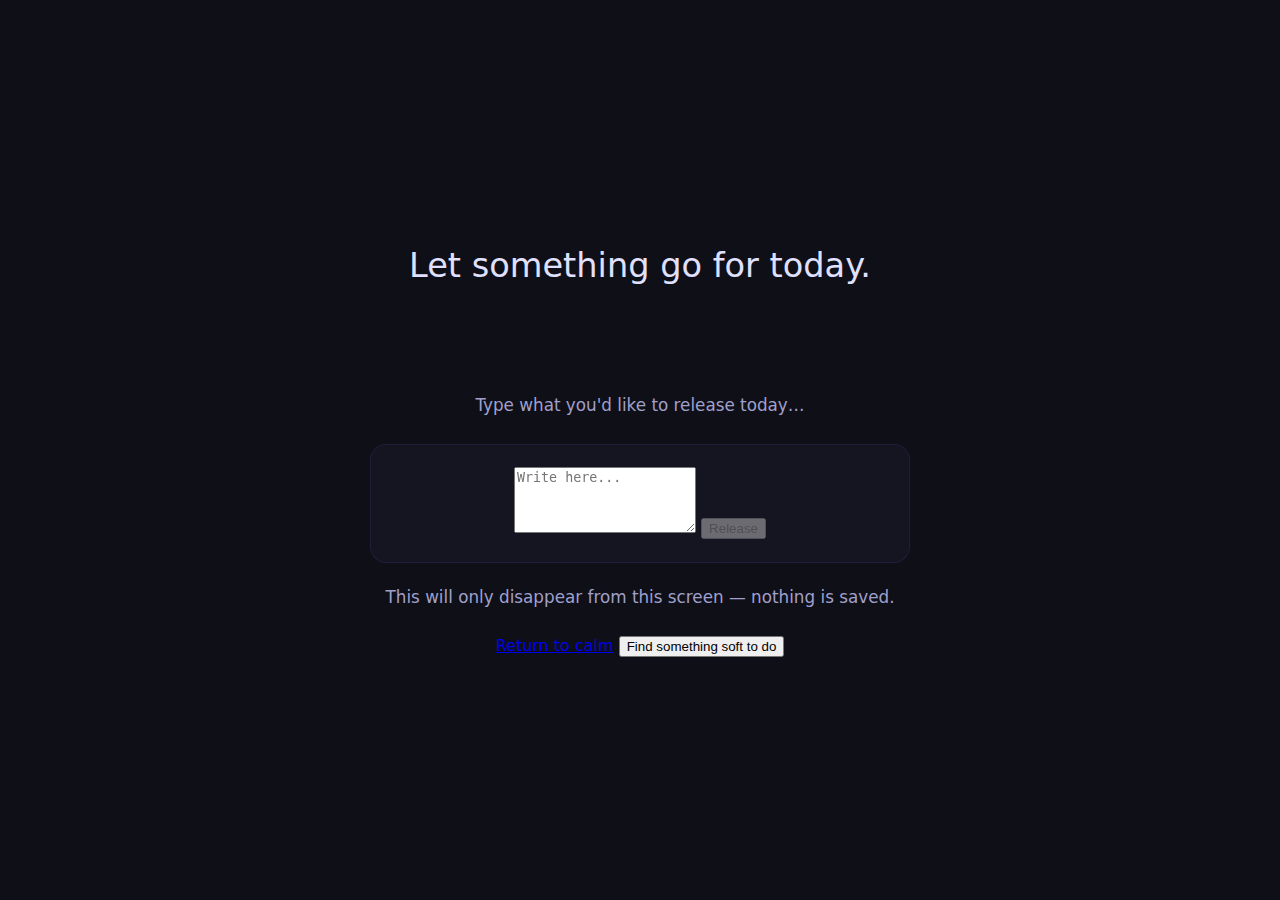
<file: test.html>
<!DOCTYPE html>
<html lang="en">
<head>
  <meta charset="UTF-8" />
  <meta name="viewport" content="width=device-width, initial-scale=1.0"/>
  <title>Vanish — Let Go</title>

  <style>
    body {
      font-family: system-ui, -apple-system, sans-serif;
      background: #0f0f17;
      color: #e0e0ff;
      margin: 0;
      padding: 0;
      min-height: 100vh;
      display: flex;
      justify-content: center;
      align-items: center;
    }

    .container {
      max-width: 540px;
      width: 90%;
      padding: 2rem 1rem;
      text-align: center;
    }

    .vanish__title {
      font-size: 2.1rem;
      font-weight: 500;
      line-height: 1.35;
      margin: 0 0 1.5rem;
      min-height: 3.8em;          /* ← বাড়ানো হয়েছে → layout jump কমবে */
    }

    .vanish__subtitle,
    .vanish__disclaimer {
      color: #a0a0cc;
      font-size: 1.05rem;
      margin: 0 0 1.8rem;
      transition: opacity 1.2s ease;
    }

    .vanish__card {
      background: rgba(30,30,50,0.4);
      border-radius: 16px;
      padding: 1.4rem;
      backdrop-filter: blur(10px);
      border: 1px solid rgba(100,100,255,0.12);
      margin-bottom: 1.5rem;
      transition: opacity 1.2s ease;
    }

    /* ... বাকি input, button, final-btns এর স্টাইল একই রাখা যায় ... */

    /* Animations — ধীরে ধীরে আসার জন্য সময় বাড়ানো */
    .fade-in {
      animation: smoothFadeIn 3.2s forwards cubic-bezier(0.25, 0.1, 0.25, 1);   /* ← 3.2s */
    }

    .fade-out {
      animation: smoothFadeOut 1.2s forwards cubic-bezier(0.4, 0, 0.2, 1);
    }

    @keyframes smoothFadeIn {
      0%   { opacity: 0;   filter: blur(10px);  transform: translateY(20px); }
      100% { opacity: 1;   filter: blur(0);     transform: translateY(0);    }
    }

    @keyframes smoothFadeOut {
      0%   { opacity: 1;   filter: blur(0);     transform: translateY(0);    }
      100% { opacity: 0;   filter: blur(10px);  transform: translateY(-12px); }
    }
  </style>
</head>
<body>

<div class="container">
  <h1 class="vanish__title">Let something go for today.</h1>
  <p class="vanish__subtitle">Type what you'd like to release today…</p>

  <div class="vanish__card">
    <textarea class="vanish__input" placeholder="Write here..." rows="4"></textarea>
    <button class="vanish__submit-button disabled" disabled>Release</button>
  </div>

  <p class="vanish__disclaimer">This will only disappear from this screen — nothing is saved.</p>
</div>

<script>
document.addEventListener("DOMContentLoaded", () => {
  const vanishInput      = document.querySelector('.vanish__input');
  const vanishBtn        = document.querySelector('.vanish__submit-button');
  const vanishTitle      = document.querySelector('.vanish__title');
  const vanishSubtitle   = document.querySelector('.vanish__subtitle');
  const vanishCard       = document.querySelector('.vanish__card');
  const vanishDisclaimer = document.querySelector('.vanish__disclaimer');
  const container        = document.querySelector('.container');

  let textStep = 1;

  const btnGroup = document.createElement('div');
  btnGroup.className = 'vanish__final-btns';
  btnGroup.innerHTML = `
    <a href="#" class="btn btn--primary" onclick="location.reload()">Return to calm</a>
    <button class="btn btn--secondary">Find something soft to do</button>
  `;
  container.appendChild(btnGroup);

  vanishInput.addEventListener('input', () => {
    const hasText = vanishInput.value.trim().length > 0;
    vanishBtn.disabled = !hasText;
    vanishBtn.classList.toggle('disabled', !hasText);
  });

  vanishInput.addEventListener('keydown', e => {
    if (e.key === 'Enter' && !e.shiftKey && !vanishBtn.disabled) {
      e.preventDefault();
      startVanishSequence();
    }
  });

  vanishBtn.addEventListener('click', startVanishSequence);

  async function startVanishSequence() {
    // সবকিছু fade out — কিন্তু display none এখনই না
    vanishTitle.classList.add('fade-out');
    vanishSubtitle.classList.add('fade-out');
    vanishCard.classList.add('fade-out');
    vanishDisclaimer.classList.add('fade-out');

    await delay(1250);   // ← fade-out animation শেষ হওয়ার জন্য অপেক্ষা (1.2s + buffer)

    // এখন hide করা
    vanishCard.style.display       = 'none';
    vanishSubtitle.style.display   = 'none';
    vanishDisclaimer.style.display = 'none';

    // প্রথম মেসেজ
    await updateTextSequence("It’s gone from here.", 1800);          // ← বেশি সময় দেখাবে
    await updateTextSequence("Take a slow, deep breath.", 1700);
    await updateTextSequence("“This feeling is valid, but temporary.”", 1800);

    showFinalScreen();
  }

  async function updateTextSequence(text, waitMs) {
    if (vanishTitle.textContent.trim()) {
      vanishTitle.classList.add('fade-out');
      await delay(1250);           // ← fade-out এর জন্য যথেষ্ট সময়
    }

    textStep++;
    vanishTitle.classList.remove('fade-in', 'fade-out');
    void vanishTitle.offsetWidth;

    vanishTitle.textContent = text;
    vanishTitle.classList.add('fade-in');

    await delay(waitMs);
  }

  async function showFinalScreen() {
    vanishTitle.classList.add('fade-out');
    await delay(1250);

    textStep++;
    vanishTitle.classList.remove('fade-in', 'fade-out');
    void vanishTitle.offsetWidth;

    vanishTitle.textContent = "You’ve cleared a little space.\nNow fill it with colour.";

    vanishTitle.classList.add('fade-in');

    setTimeout(() => {
      btnGroup.classList.add('show');
    }, 1400);
  }

  function delay(ms) {
    return new Promise(r => setTimeout(r, ms));
  }
});
</script>
</body>
</html>
</file>
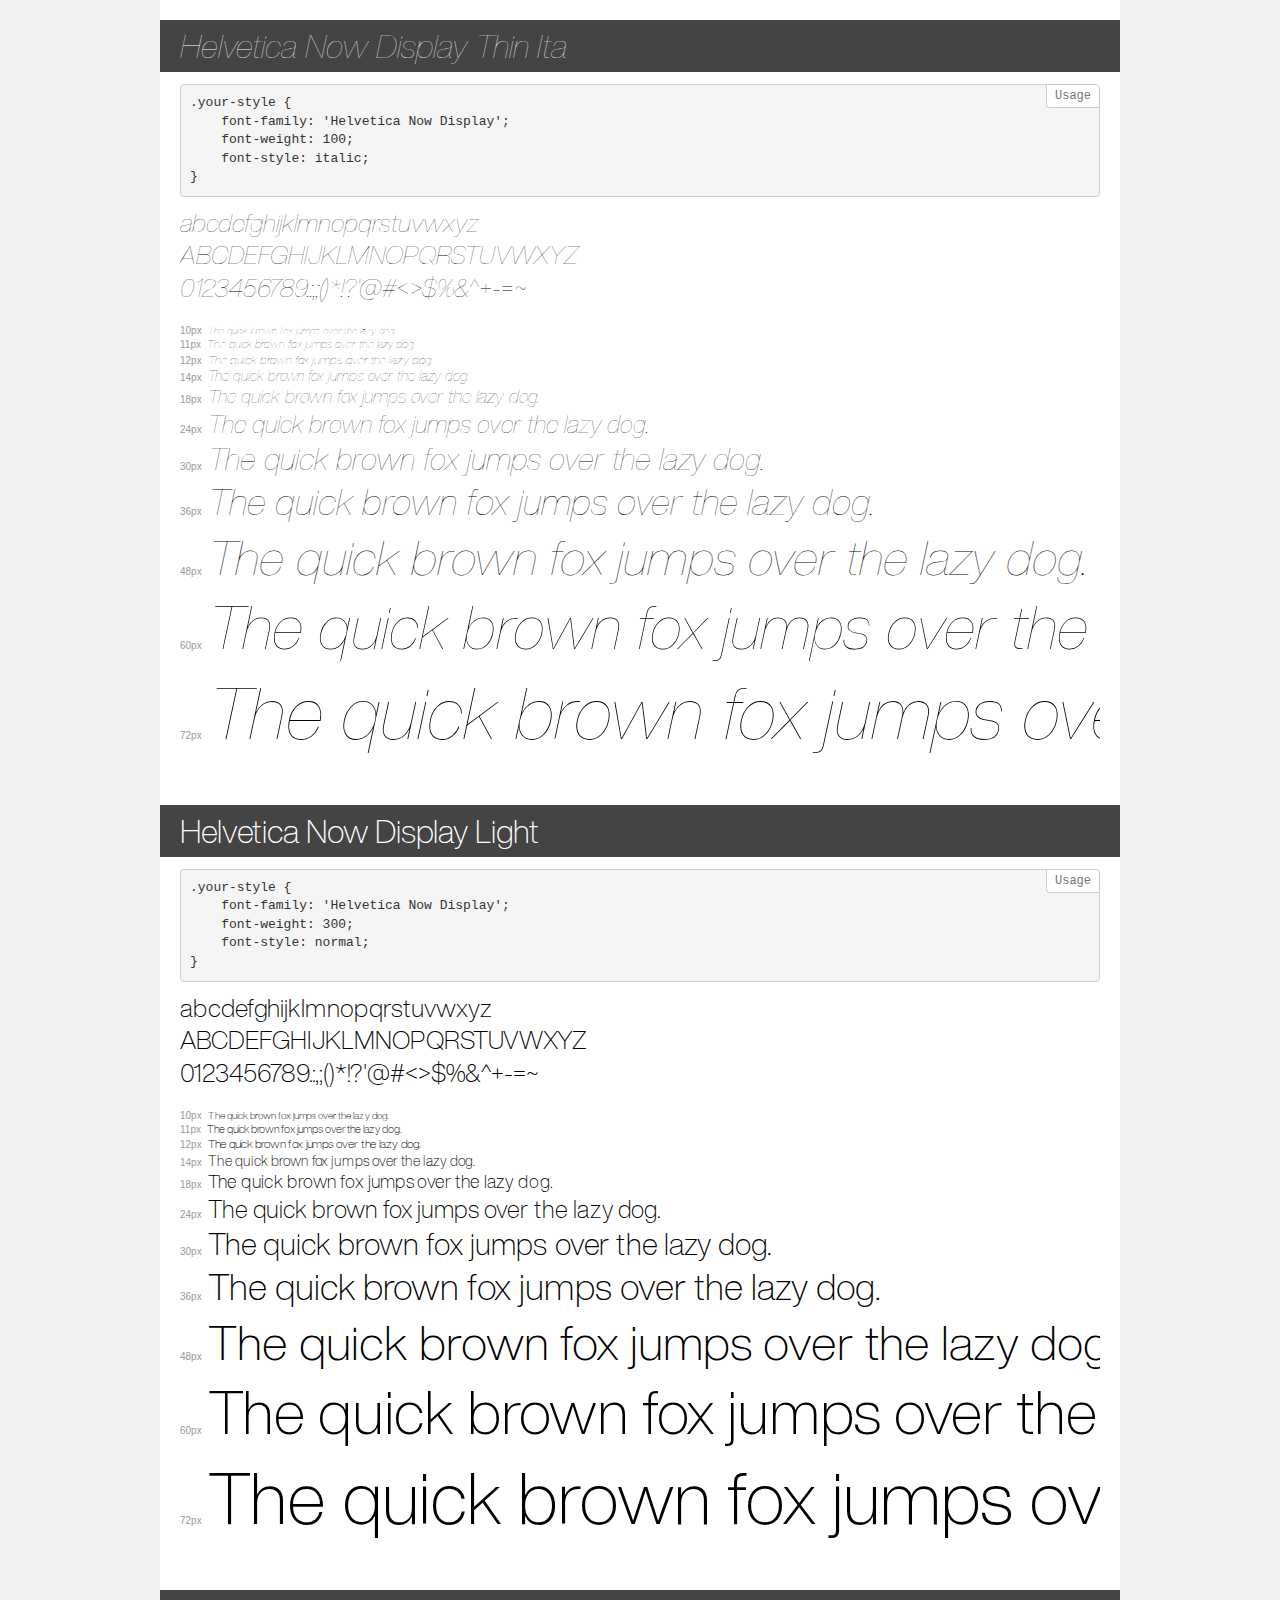
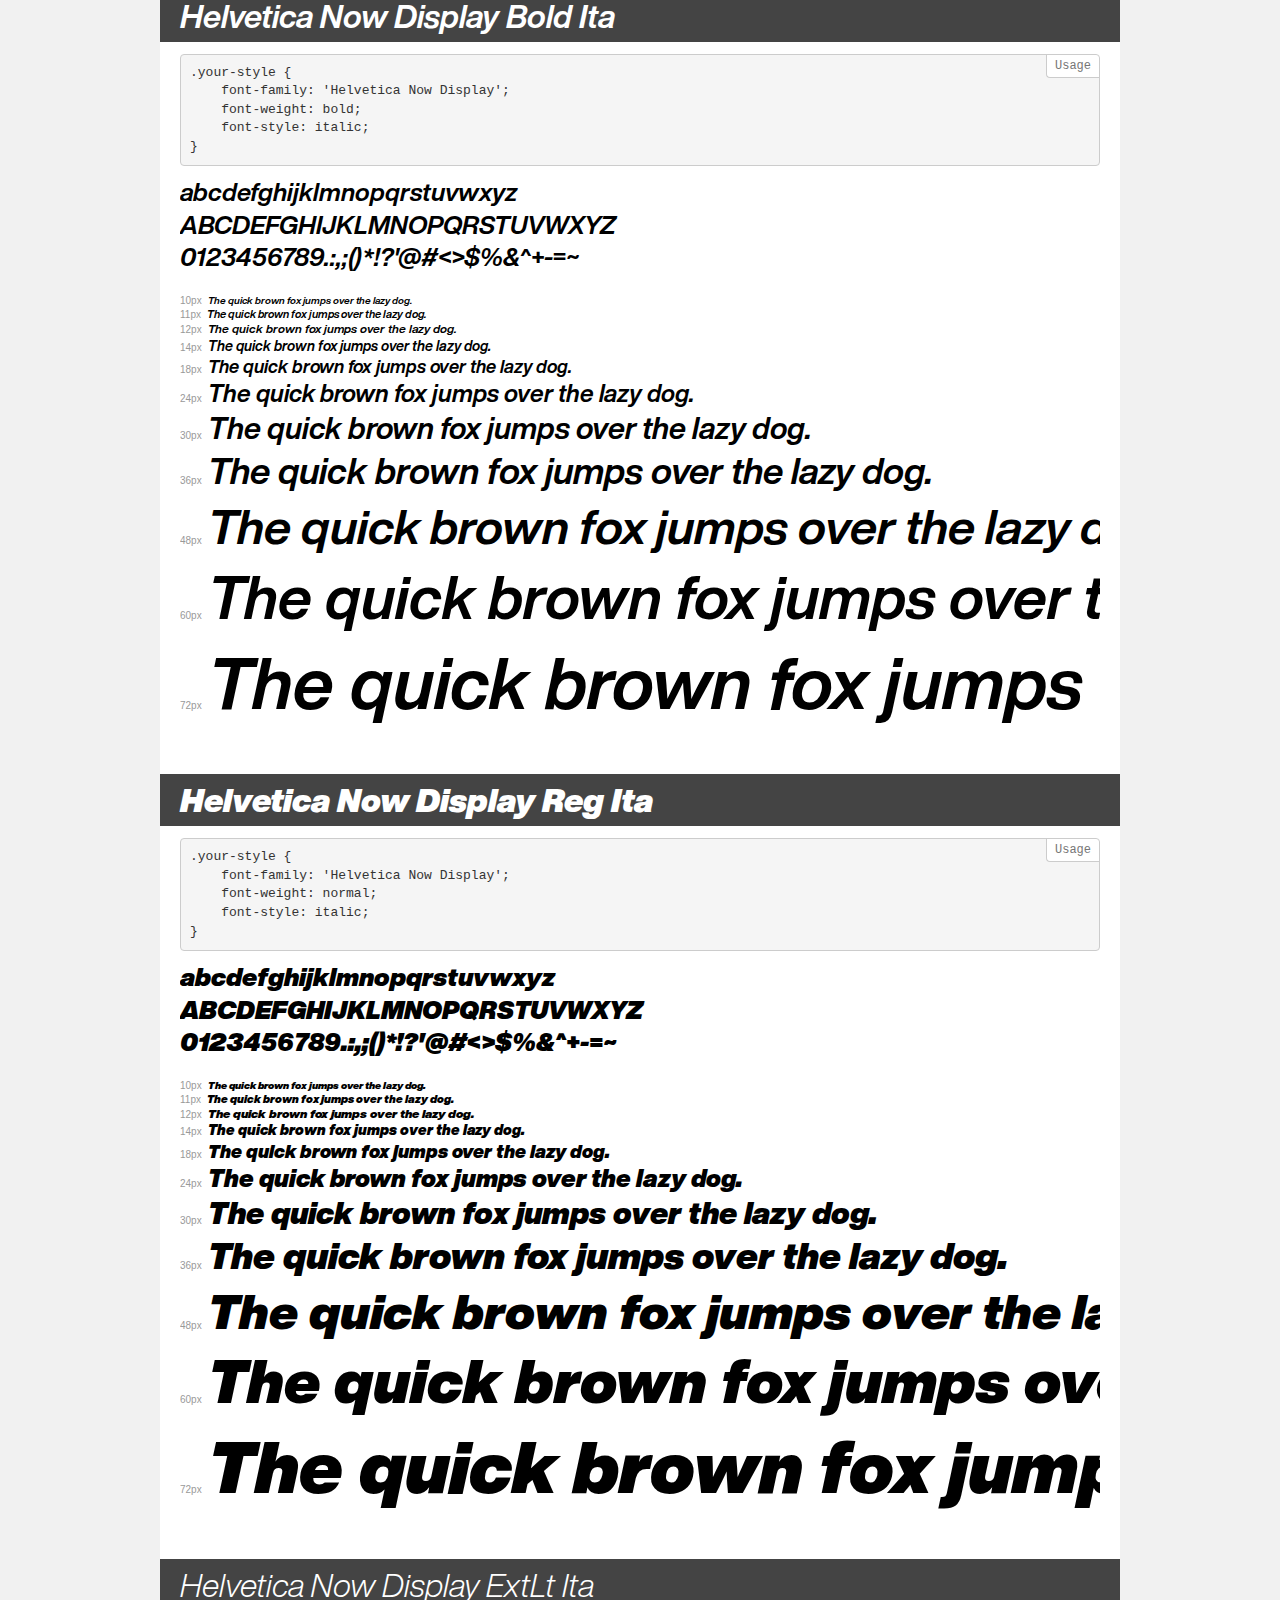
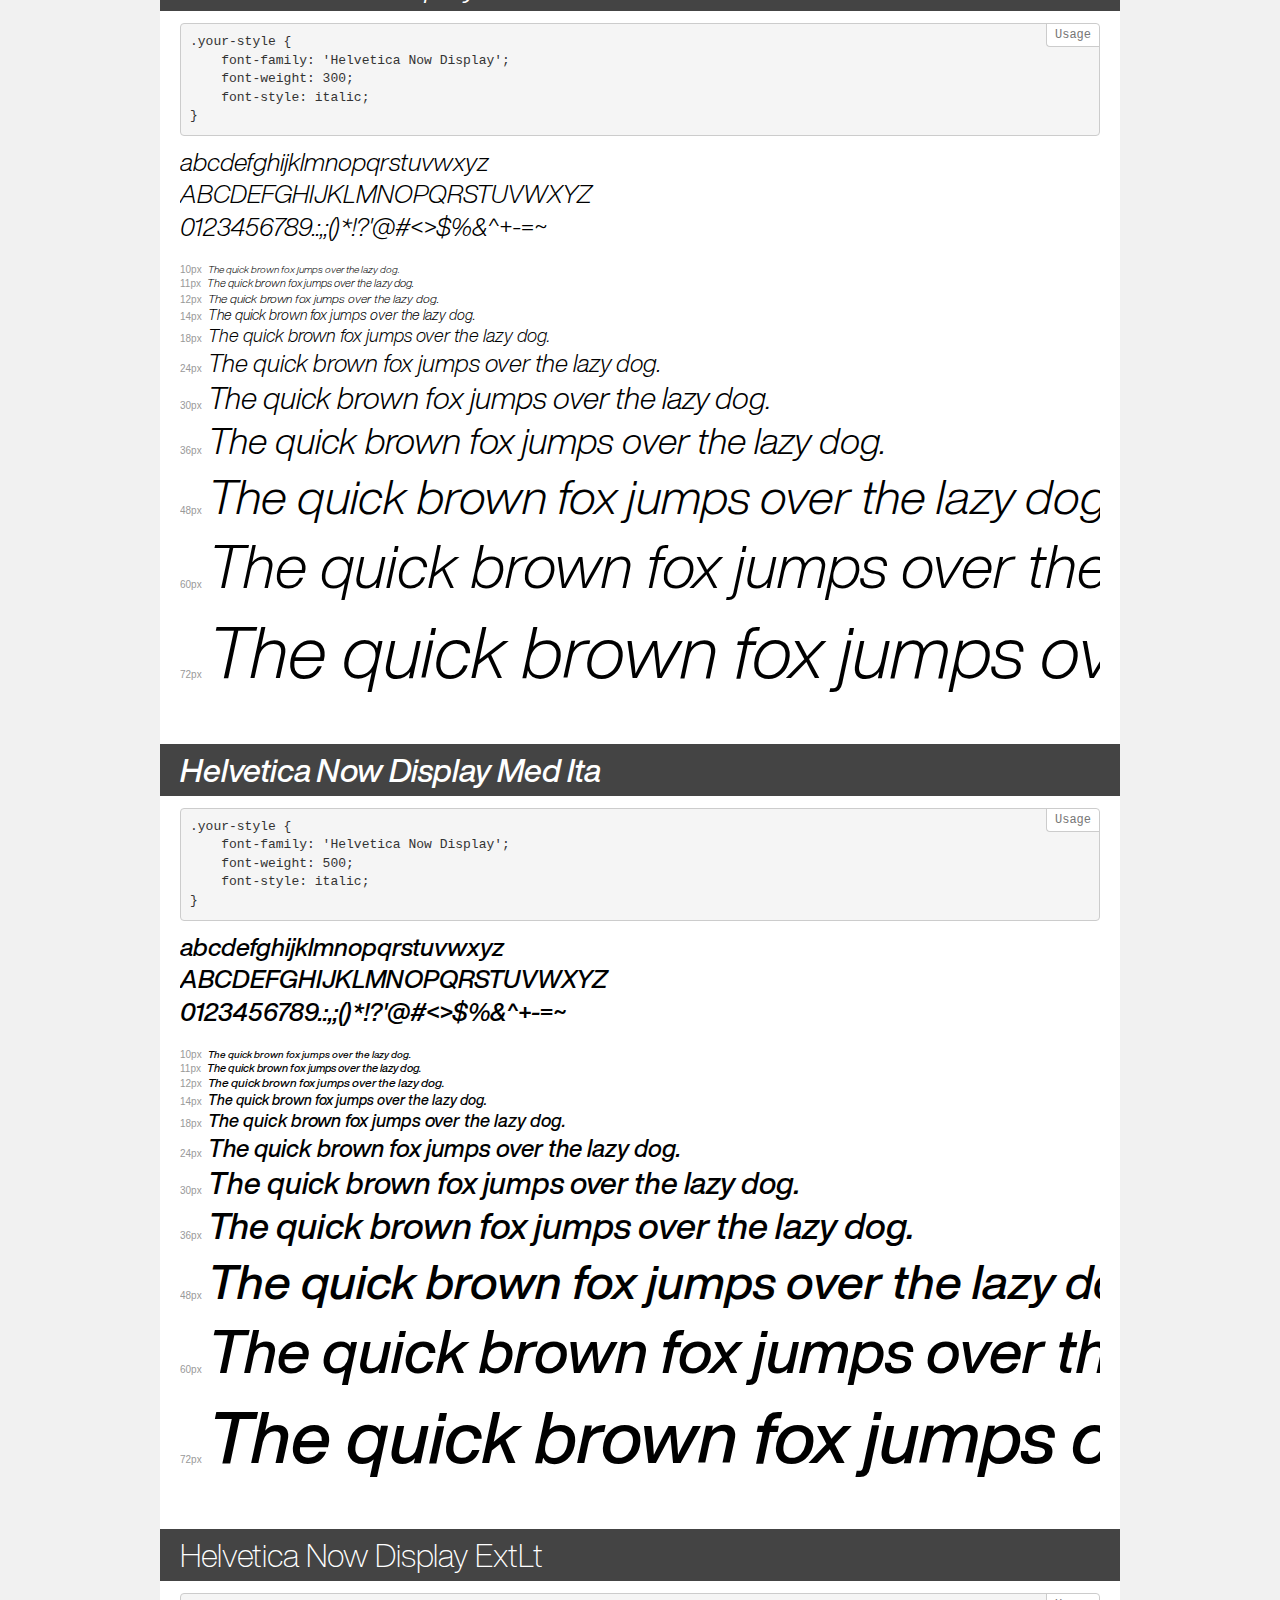
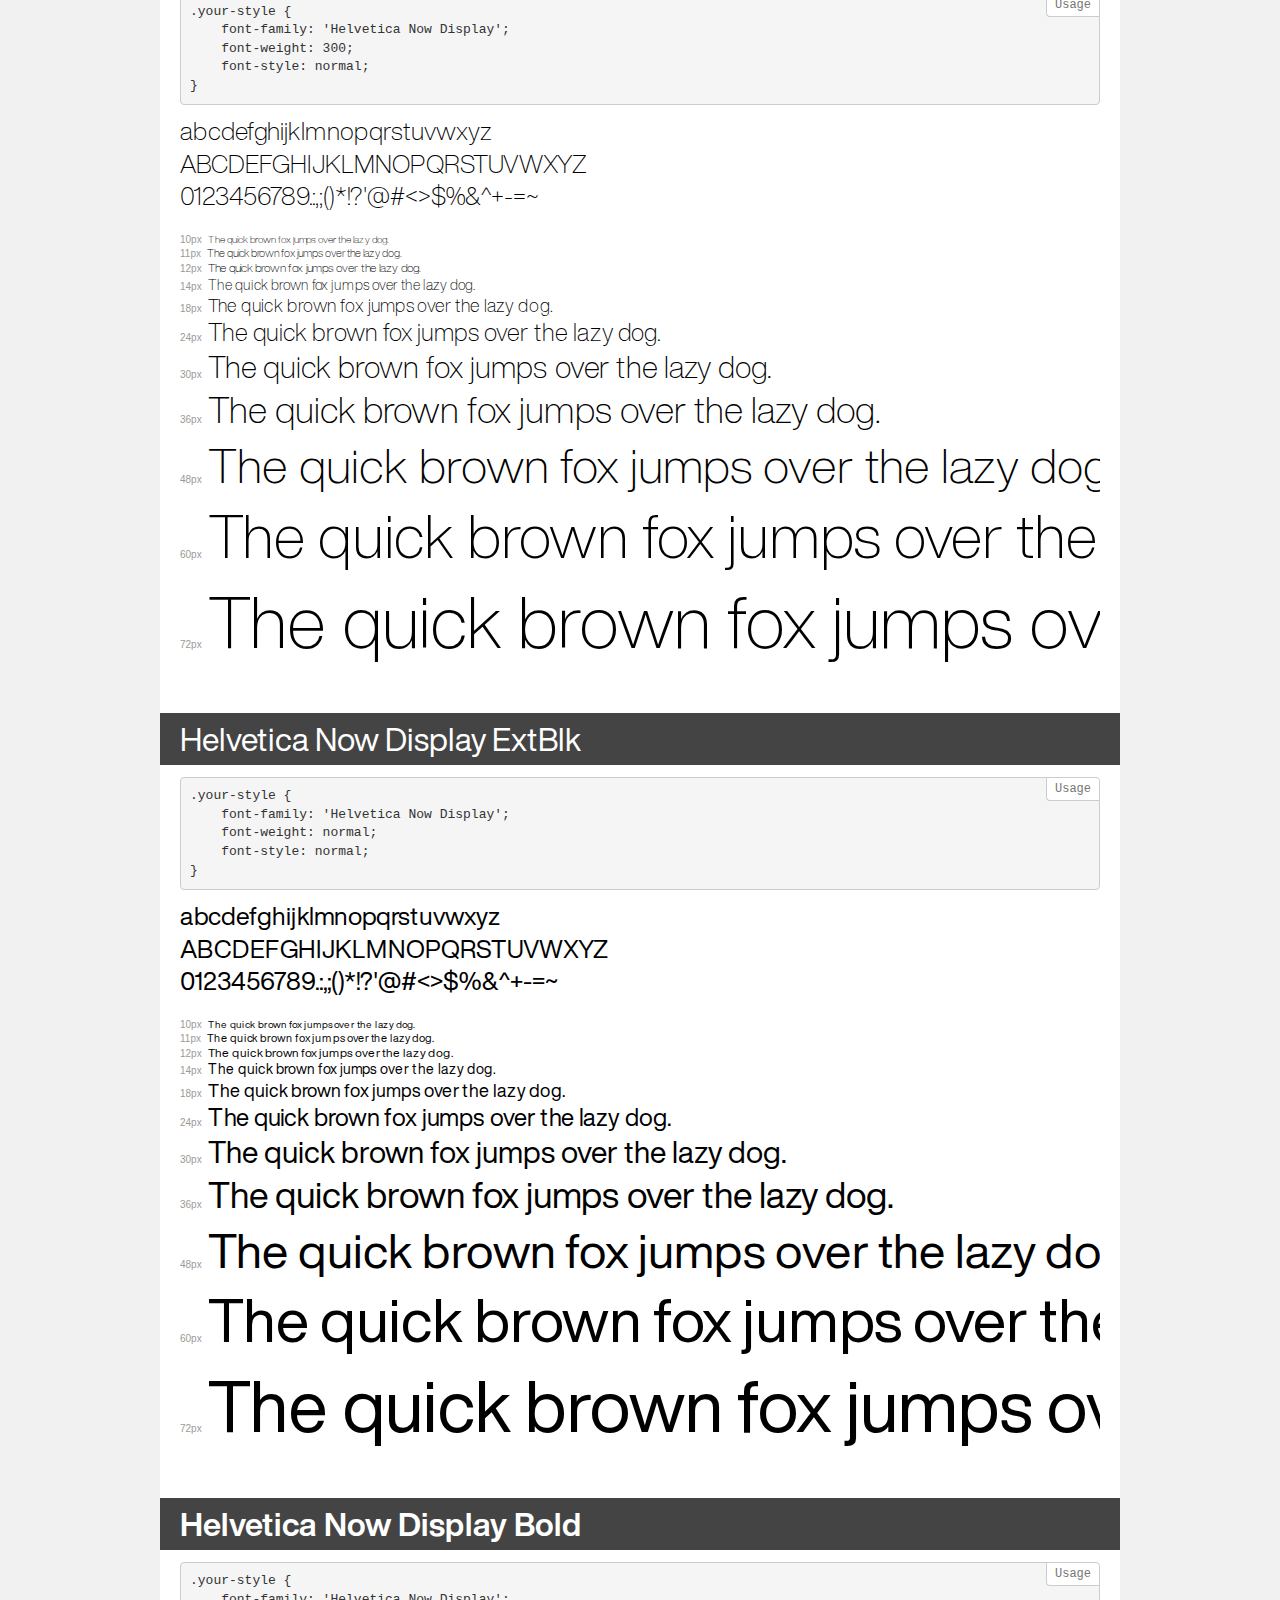
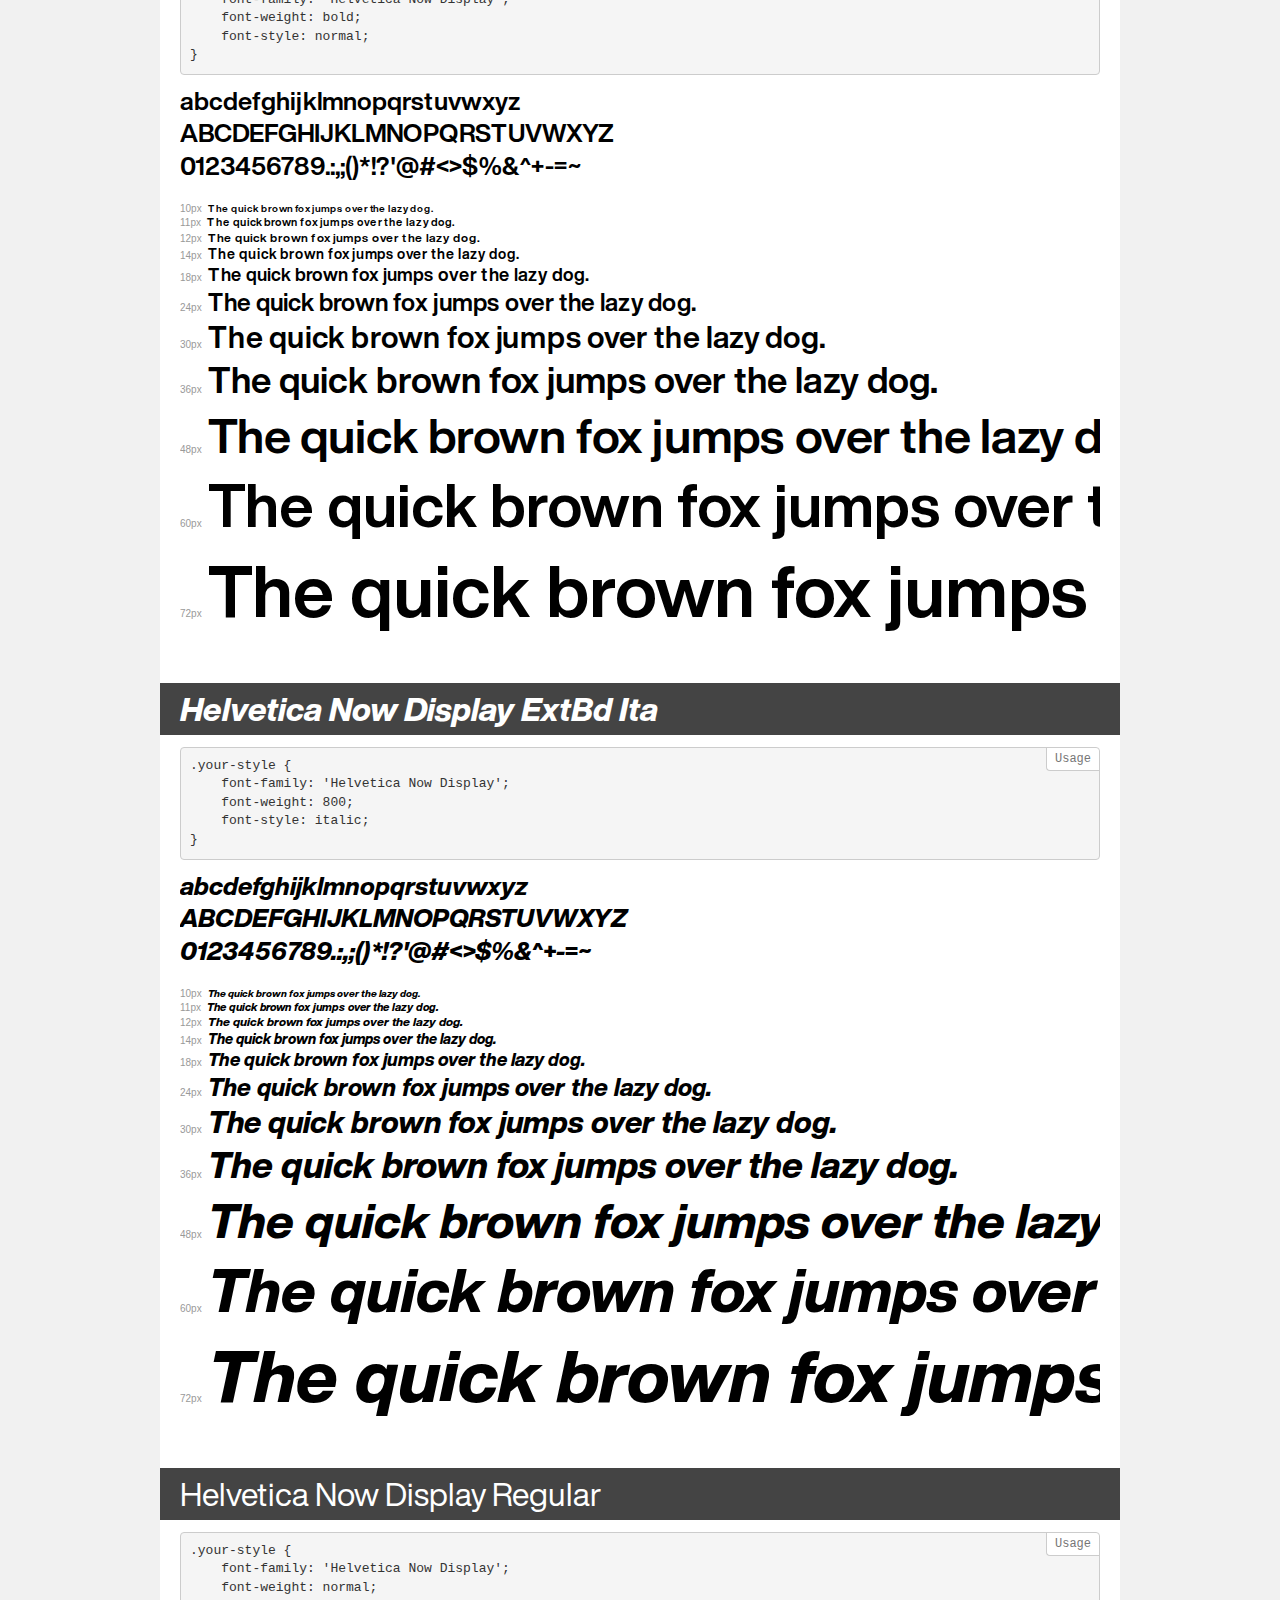
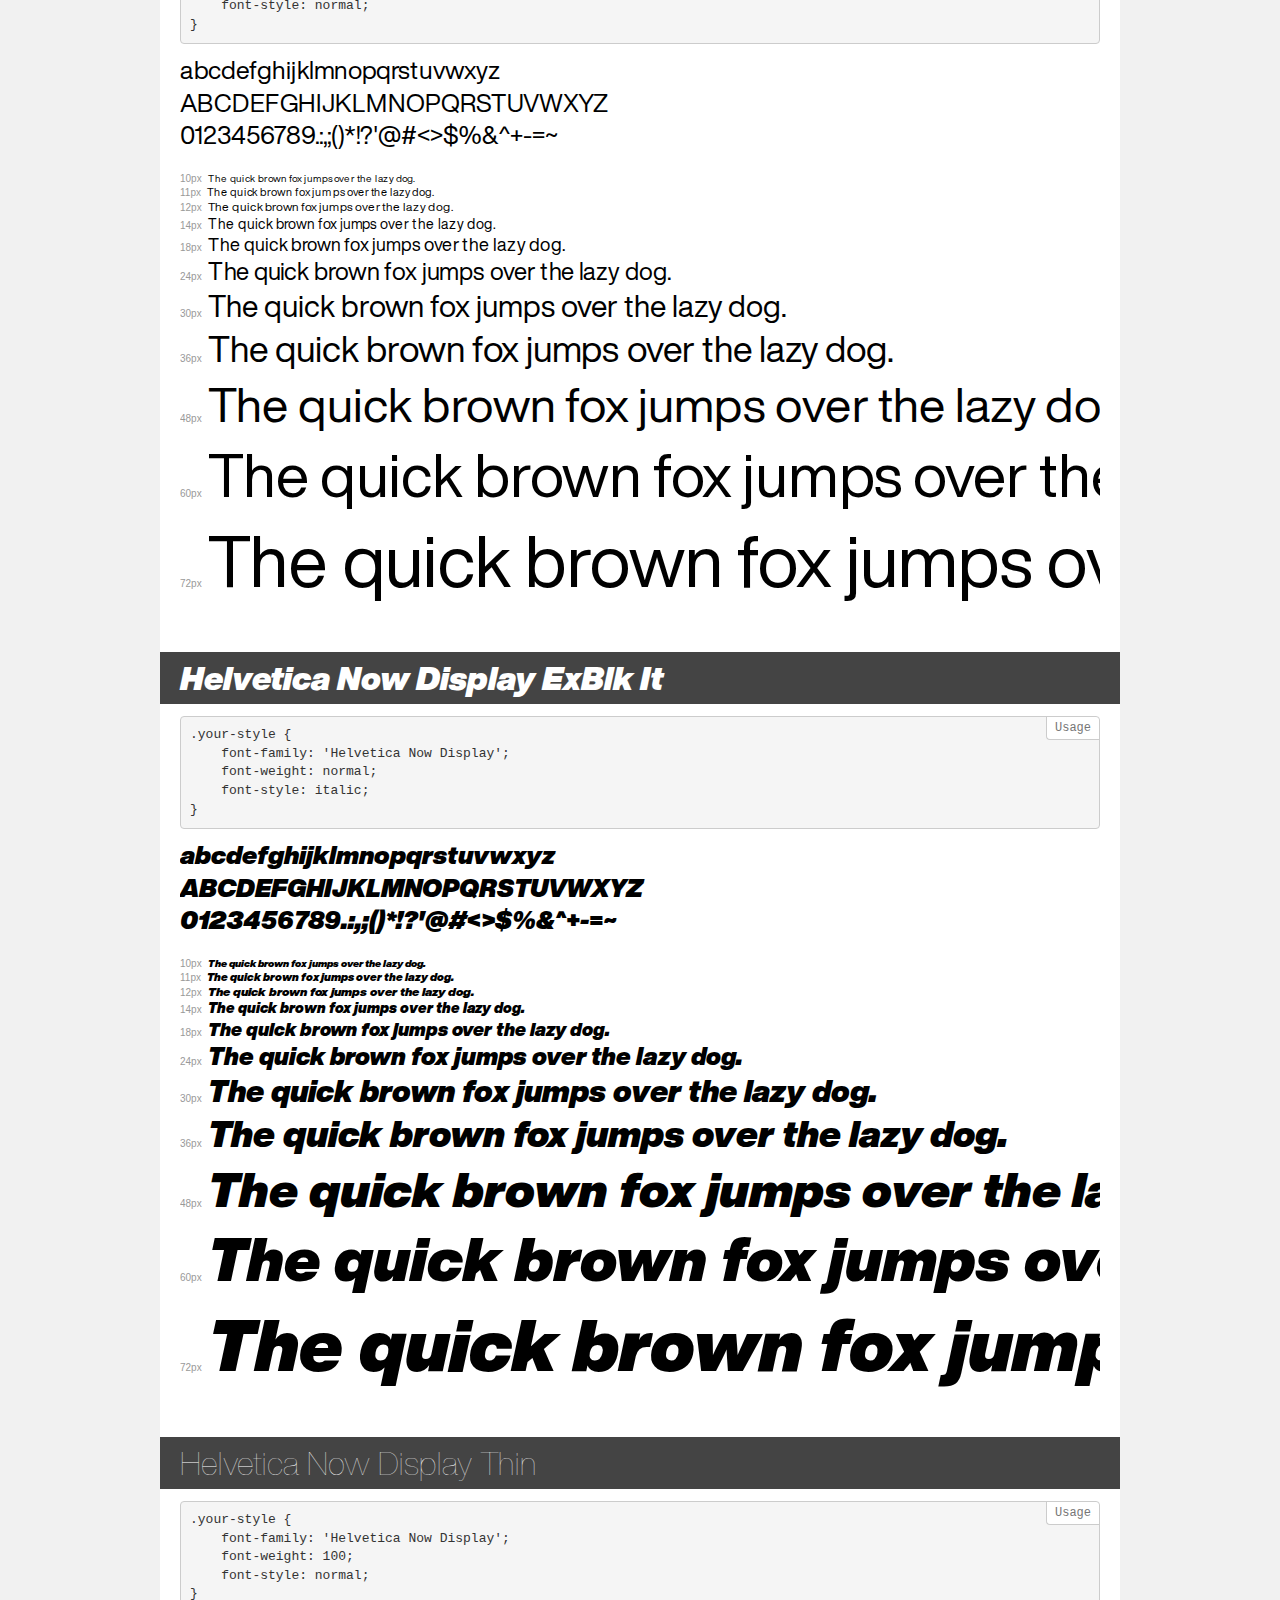
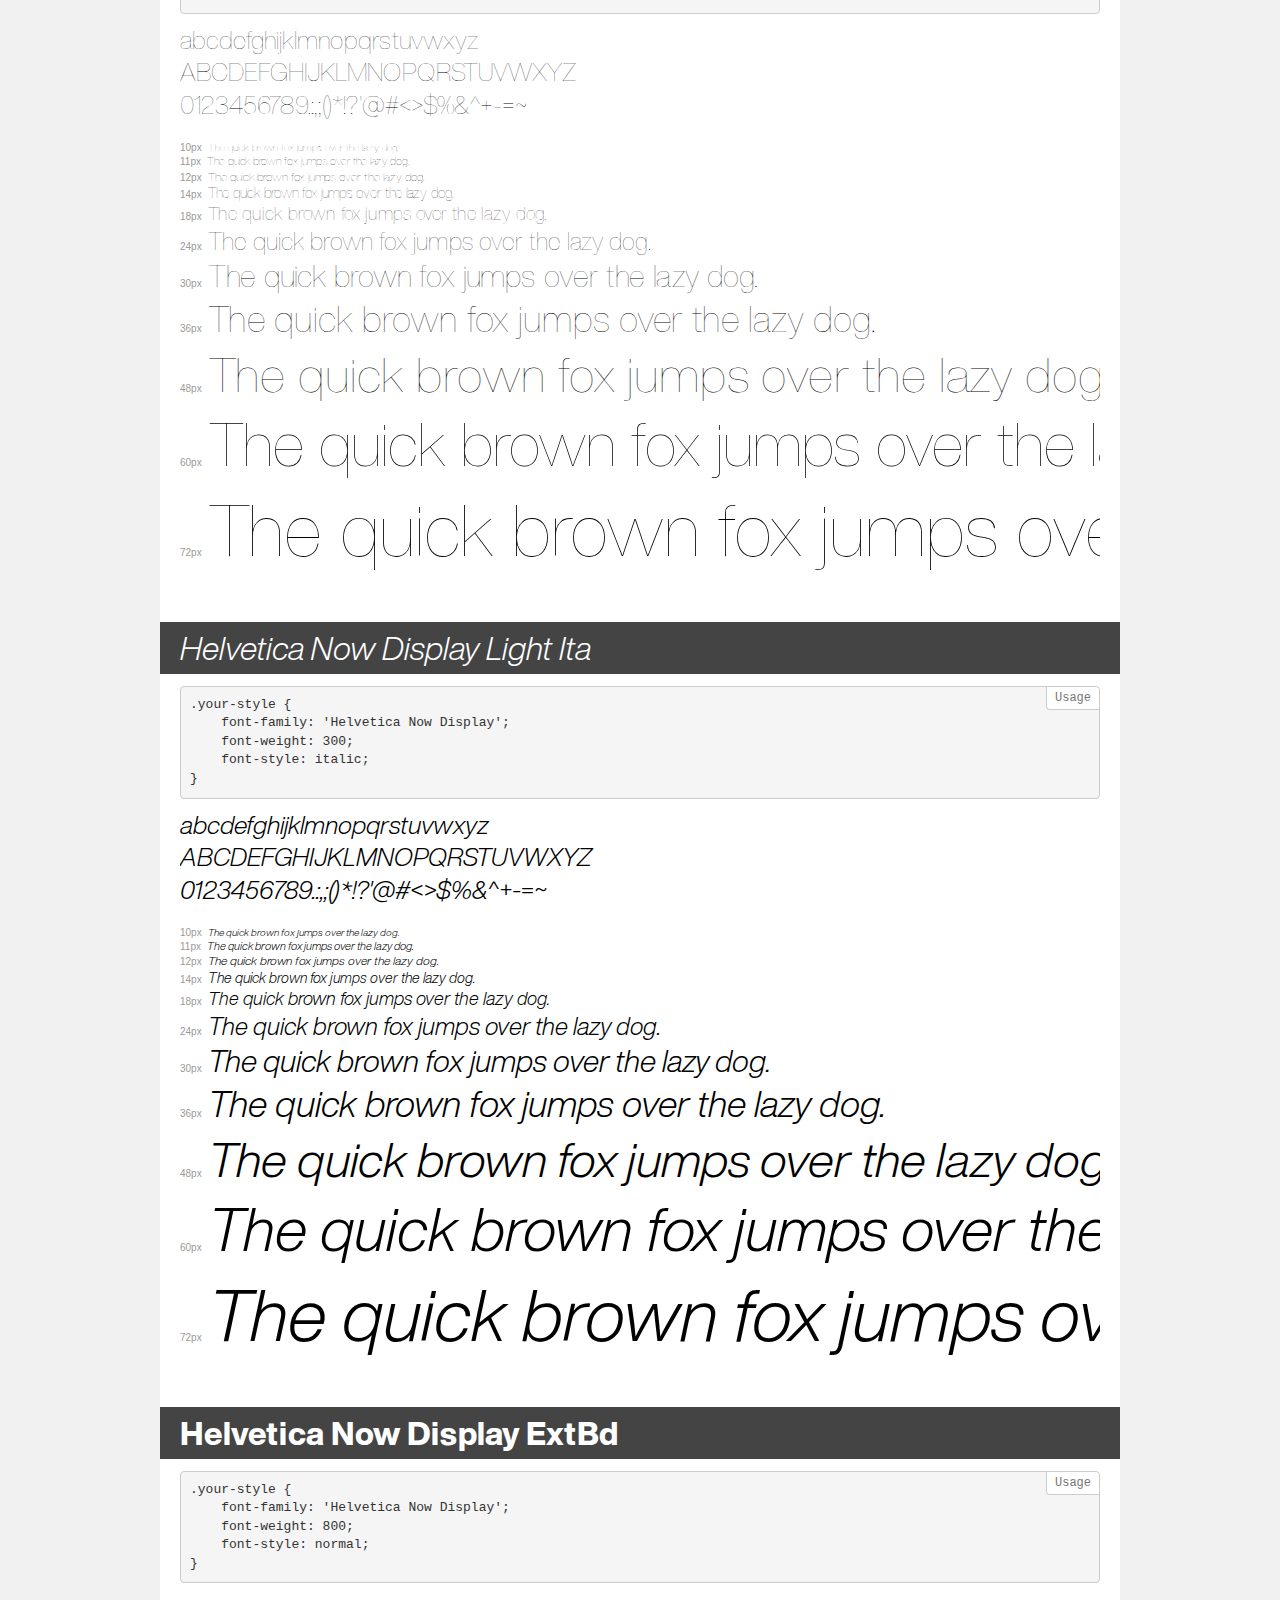
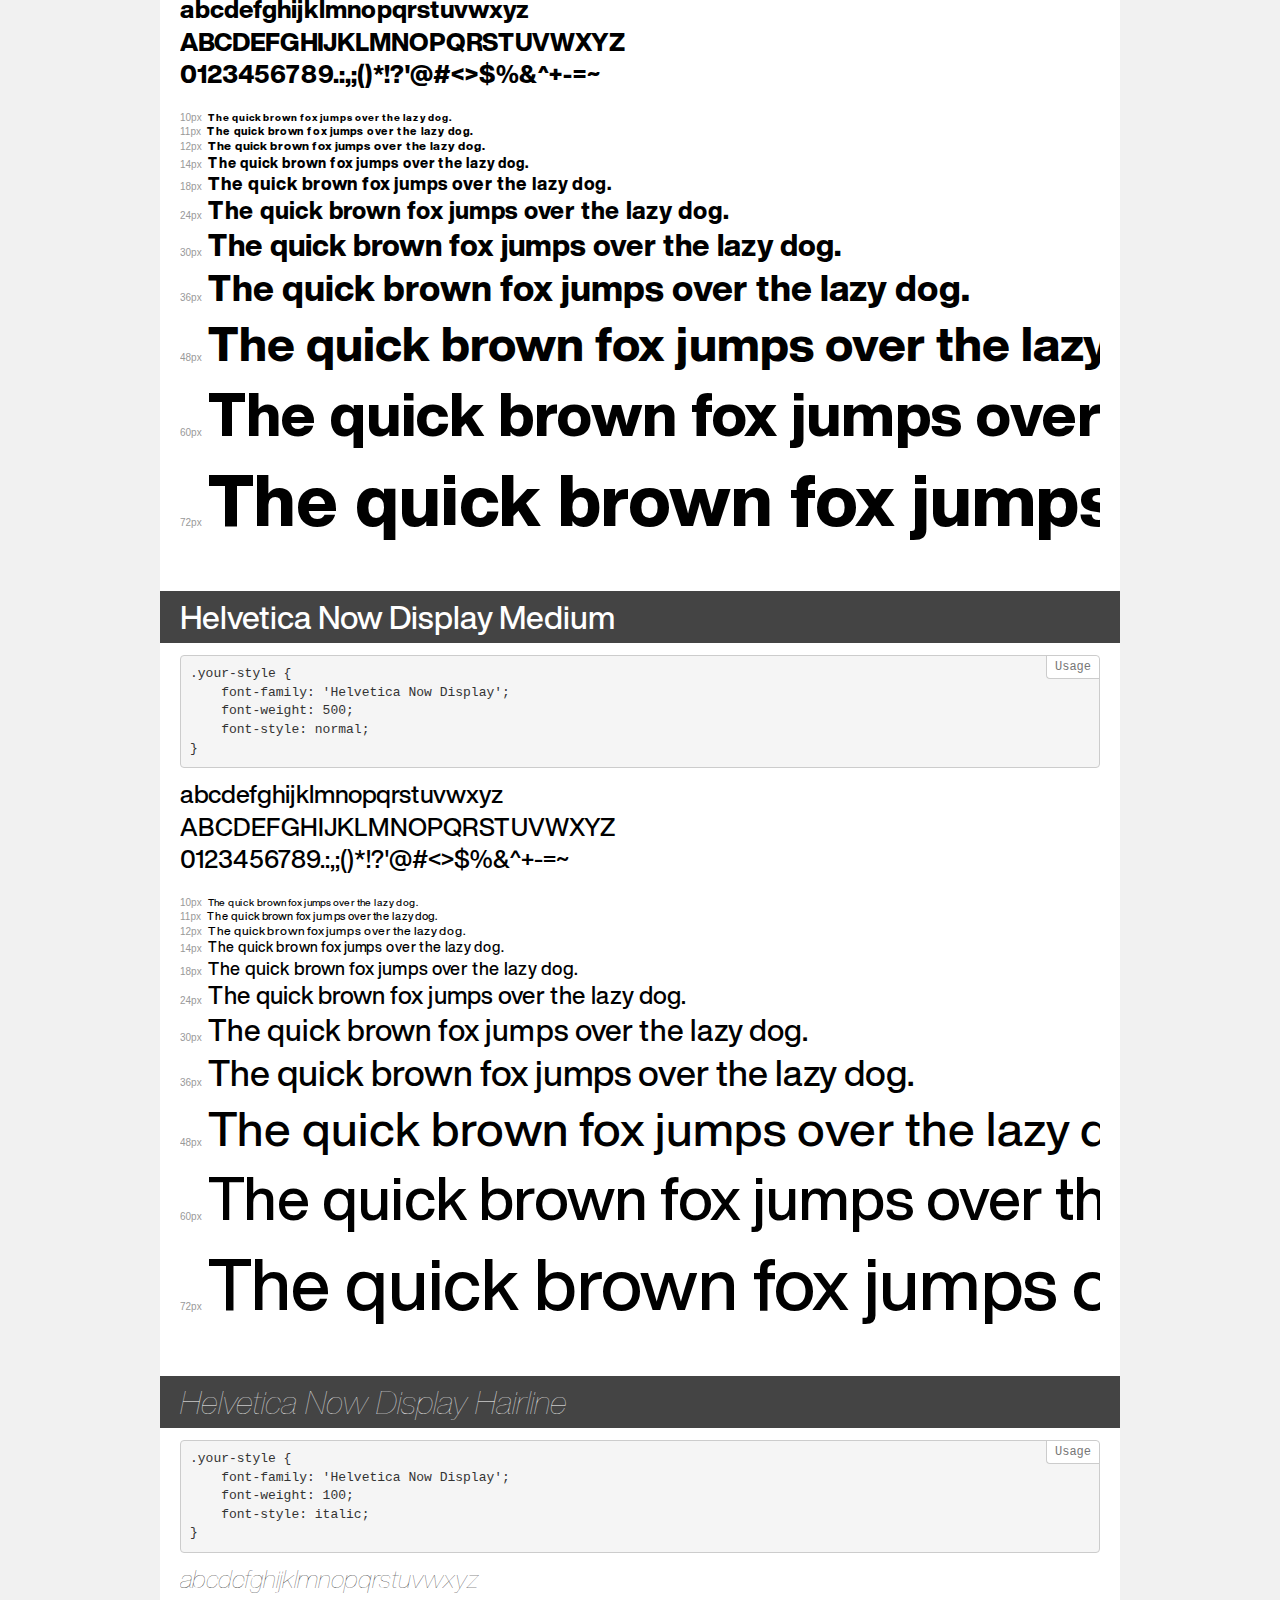
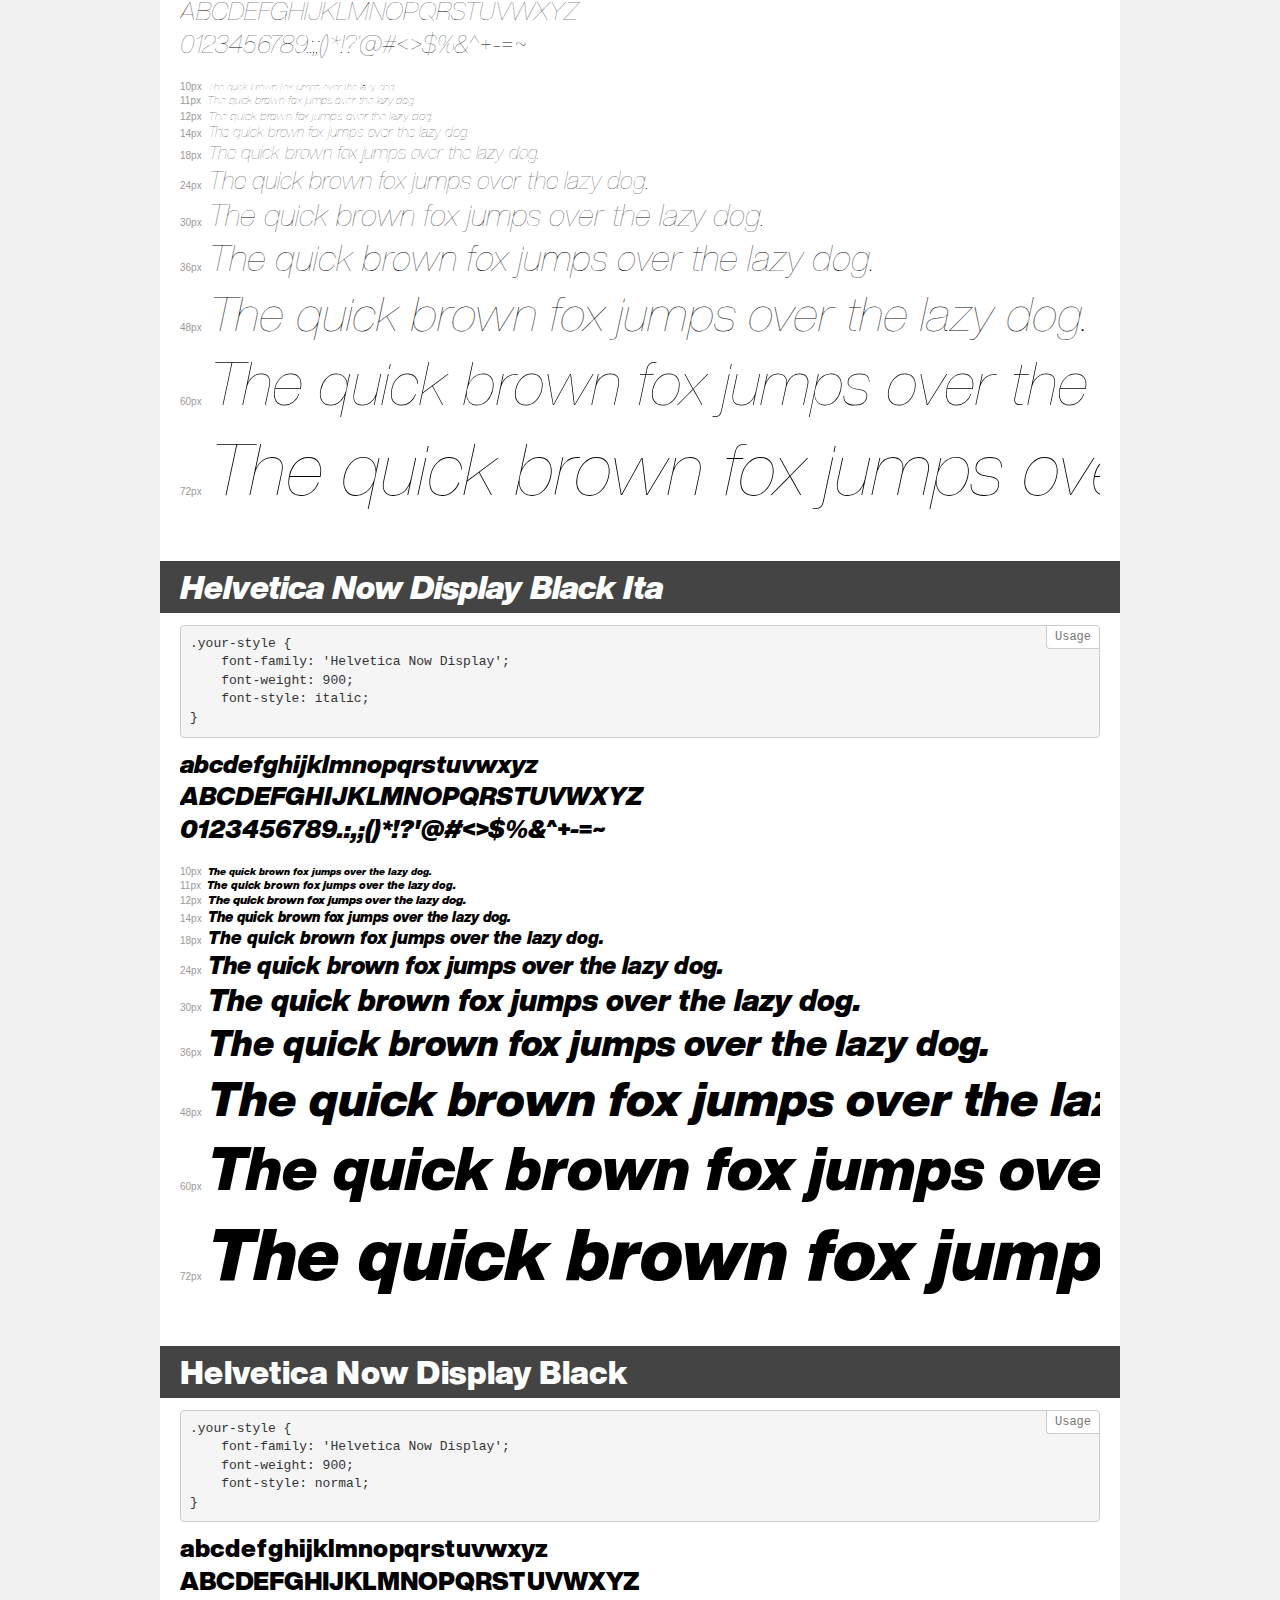
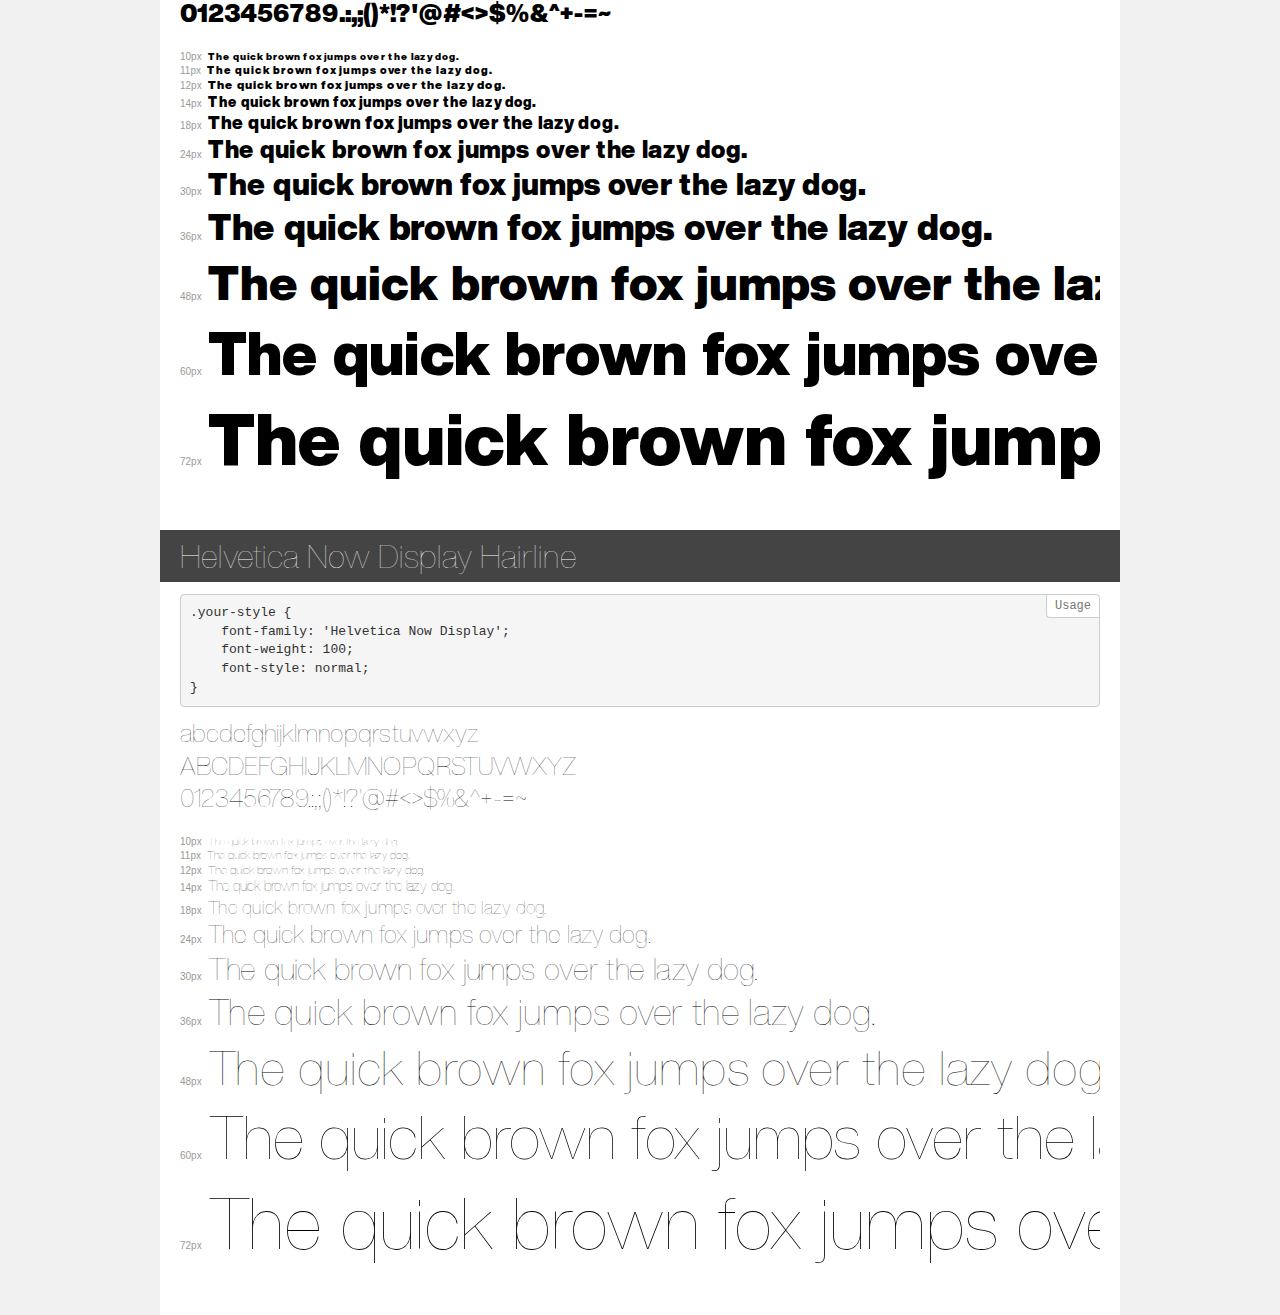
<file: assets/fonts/helvetica/demo.html>
<!DOCTYPE html>
<html>
<head>
    <meta charset="utf-8">
    <meta http-equiv="X-UA-Compatible" content="IE=edge">
    <meta name="viewport" content="width=device-width, initial-scale=1">
    <meta name="robots" content="noindex, noarchive">
    <meta name="format-detection" content="telephone=no">
    <title>Transfonter demo</title>
    <link href="stylesheet.css" rel="stylesheet">
    <style>
        /*
        http://meyerweb.com/eric/tools/css/reset/
        v2.0 | 20110126
        License: none (public domain)
        */
        html, body, div, span, applet, object, iframe,
        h1, h2, h3, h4, h5, h6, p, blockquote, pre,
        a, abbr, acronym, address, big, cite, code,
        del, dfn, em, img, ins, kbd, q, s, samp,
        small, strike, strong, sub, sup, tt, var,
        b, u, i, center,
        dl, dt, dd, ol, ul, li,
        fieldset, form, label, legend,
        table, caption, tbody, tfoot, thead, tr, th, td,
        article, aside, canvas, details, embed,
        figure, figcaption, footer, header, hgroup,
        menu, nav, output, ruby, section, summary,
        time, mark, audio, video {
            margin: 0;
            padding: 0;
            border: 0;
            font-size: 100%;
            font: inherit;
            vertical-align: baseline;
        }
        /* HTML5 display-role reset for older browsers */
        article, aside, details, figcaption, figure,
        footer, header, hgroup, menu, nav, section {
            display: block;
        }
        body {
            line-height: 1;
        }
        ol, ul {
            list-style: none;
        }
        blockquote, q {
            quotes: none;
        }
        blockquote:before, blockquote:after,
        q:before, q:after {
            content: '';
            content: none;
        }
        table {
            border-collapse: collapse;
            border-spacing: 0;
        }
        /* common styles */
        body {
            background: #f1f1f1;
            color: #000;
        }
        .page {
            background: #fff;
            width: 920px;
            margin: 0 auto;
            padding: 20px 20px 0 20px;
            overflow: hidden;
        }
        .font-container {
            overflow-x: auto;
            overflow-y: hidden;
            margin-bottom: 40px;
            line-height: 1.3;
            white-space: nowrap;
            padding-bottom: 5px;
        }
        h1 {
            position: relative;
            background: #444;
            font-size: 32px;
            color: #fff;
            padding: 10px 20px;
            margin: 0 -20px 12px -20px;
        }
        .letters {
            font-size: 25px;
            margin-bottom: 20px;
        }
        .s10:before {
            content: '10px';
        }
        .s11:before {
            content: '11px';
        }
        .s12:before {
            content: '12px';
        }
        .s14:before {
            content: '14px';
        }
        .s18:before {
            content: '18px';
        }
        .s24:before {
            content: '24px';
        }
        .s30:before {
            content: '30px';
        }
        .s36:before {
            content: '36px';
        }
        .s48:before {
            content: '48px';
        }
        .s60:before {
            content: '60px';
        }
        .s72:before {
            content: '72px';
        }
        .s10:before, .s11:before, .s12:before, .s14:before,
        .s18:before, .s24:before, .s30:before, .s36:before,
        .s48:before, .s60:before, .s72:before {
            font-family: Arial, sans-serif;
            font-size: 10px;
            font-weight: normal;
            font-style: normal;
            color: #999;
            padding-right: 6px;
        }
        pre {
            display: block;
            position: relative;
            padding: 9px;
            margin: 0 0 10px;
            font-family: Monaco, Menlo, Consolas, "Courier New", monospace !important;
            font-size: 13px;
            line-height: 1.428571429;
            color: #333;
            font-weight: normal !important;
            font-style: normal !important;
            background-color: #f5f5f5;
            border: 1px solid #ccc;
            overflow-x: auto;
            border-radius: 4px;
        }
        pre:after {
            display: block;
            position: absolute;
            right: 0;
            top: 0;
            content: 'Usage';
            line-height: 1;
            padding: 5px 8px;
            font-size: 12px;
            color: #767676;
            background-color: #fff;
            border: 1px solid #ccc;
            border-right: none;
            border-top: none;
            border-radius: 0 4px 0 4px;
            z-index: 10;
        }
        /* responsive */
        @media (max-width: 959px) {
            .page {
                width: auto;
                margin: 0;
            }
        }
    </style>
</head>
<body>
<div class="page">
    <div class="demo" style="font-family: 'Helvetica Now Display'; font-weight: 100; font-style: italic;">
        <h1>Helvetica Now Display Thin Ita</h1>
        <pre>.your-style {
    font-family: 'Helvetica Now Display';
    font-weight: 100;
    font-style: italic;
}</pre>
        <div class="font-container">
            <p class="letters">
                abcdefghijklmnopqrstuvwxyz<br>
ABCDEFGHIJKLMNOPQRSTUVWXYZ<br>
                0123456789.:,;()*!?'@#<>$%&^+-=~
            </p>
            <p class="s10" style="font-size: 10px;">The quick brown fox jumps over the lazy dog.</p>
            <p class="s11" style="font-size: 11px;">The quick brown fox jumps over the lazy dog.</p>
            <p class="s12" style="font-size: 12px;">The quick brown fox jumps over the lazy dog.</p>
            <p class="s14" style="font-size: 14px;">The quick brown fox jumps over the lazy dog.</p>
            <p class="s18" style="font-size: 18px;">The quick brown fox jumps over the lazy dog.</p>
            <p class="s24" style="font-size: 24px;">The quick brown fox jumps over the lazy dog.</p>
            <p class="s30" style="font-size: 30px;">The quick brown fox jumps over the lazy dog.</p>
            <p class="s36" style="font-size: 36px;">The quick brown fox jumps over the lazy dog.</p>
            <p class="s48" style="font-size: 48px;">The quick brown fox jumps over the lazy dog.</p>
            <p class="s60" style="font-size: 60px;">The quick brown fox jumps over the lazy dog.</p>
            <p class="s72" style="font-size: 72px;">The quick brown fox jumps over the lazy dog.</p>
        </div>
    </div>
    <div class="demo" style="font-family: 'Helvetica Now Display'; font-weight: 300; font-style: normal;">
        <h1>Helvetica Now Display Light</h1>
        <pre>.your-style {
    font-family: 'Helvetica Now Display';
    font-weight: 300;
    font-style: normal;
}</pre>
        <div class="font-container">
            <p class="letters">
                abcdefghijklmnopqrstuvwxyz<br>
ABCDEFGHIJKLMNOPQRSTUVWXYZ<br>
                0123456789.:,;()*!?'@#<>$%&^+-=~
            </p>
            <p class="s10" style="font-size: 10px;">The quick brown fox jumps over the lazy dog.</p>
            <p class="s11" style="font-size: 11px;">The quick brown fox jumps over the lazy dog.</p>
            <p class="s12" style="font-size: 12px;">The quick brown fox jumps over the lazy dog.</p>
            <p class="s14" style="font-size: 14px;">The quick brown fox jumps over the lazy dog.</p>
            <p class="s18" style="font-size: 18px;">The quick brown fox jumps over the lazy dog.</p>
            <p class="s24" style="font-size: 24px;">The quick brown fox jumps over the lazy dog.</p>
            <p class="s30" style="font-size: 30px;">The quick brown fox jumps over the lazy dog.</p>
            <p class="s36" style="font-size: 36px;">The quick brown fox jumps over the lazy dog.</p>
            <p class="s48" style="font-size: 48px;">The quick brown fox jumps over the lazy dog.</p>
            <p class="s60" style="font-size: 60px;">The quick brown fox jumps over the lazy dog.</p>
            <p class="s72" style="font-size: 72px;">The quick brown fox jumps over the lazy dog.</p>
        </div>
    </div>
    <div class="demo" style="font-family: 'Helvetica Now Display'; font-weight: bold; font-style: italic;">
        <h1>Helvetica Now Display Bold Ita</h1>
        <pre>.your-style {
    font-family: 'Helvetica Now Display';
    font-weight: bold;
    font-style: italic;
}</pre>
        <div class="font-container">
            <p class="letters">
                abcdefghijklmnopqrstuvwxyz<br>
ABCDEFGHIJKLMNOPQRSTUVWXYZ<br>
                0123456789.:,;()*!?'@#<>$%&^+-=~
            </p>
            <p class="s10" style="font-size: 10px;">The quick brown fox jumps over the lazy dog.</p>
            <p class="s11" style="font-size: 11px;">The quick brown fox jumps over the lazy dog.</p>
            <p class="s12" style="font-size: 12px;">The quick brown fox jumps over the lazy dog.</p>
            <p class="s14" style="font-size: 14px;">The quick brown fox jumps over the lazy dog.</p>
            <p class="s18" style="font-size: 18px;">The quick brown fox jumps over the lazy dog.</p>
            <p class="s24" style="font-size: 24px;">The quick brown fox jumps over the lazy dog.</p>
            <p class="s30" style="font-size: 30px;">The quick brown fox jumps over the lazy dog.</p>
            <p class="s36" style="font-size: 36px;">The quick brown fox jumps over the lazy dog.</p>
            <p class="s48" style="font-size: 48px;">The quick brown fox jumps over the lazy dog.</p>
            <p class="s60" style="font-size: 60px;">The quick brown fox jumps over the lazy dog.</p>
            <p class="s72" style="font-size: 72px;">The quick brown fox jumps over the lazy dog.</p>
        </div>
    </div>
    <div class="demo" style="font-family: 'Helvetica Now Display'; font-weight: normal; font-style: italic;">
        <h1>Helvetica Now Display Reg Ita</h1>
        <pre>.your-style {
    font-family: 'Helvetica Now Display';
    font-weight: normal;
    font-style: italic;
}</pre>
        <div class="font-container">
            <p class="letters">
                abcdefghijklmnopqrstuvwxyz<br>
ABCDEFGHIJKLMNOPQRSTUVWXYZ<br>
                0123456789.:,;()*!?'@#<>$%&^+-=~
            </p>
            <p class="s10" style="font-size: 10px;">The quick brown fox jumps over the lazy dog.</p>
            <p class="s11" style="font-size: 11px;">The quick brown fox jumps over the lazy dog.</p>
            <p class="s12" style="font-size: 12px;">The quick brown fox jumps over the lazy dog.</p>
            <p class="s14" style="font-size: 14px;">The quick brown fox jumps over the lazy dog.</p>
            <p class="s18" style="font-size: 18px;">The quick brown fox jumps over the lazy dog.</p>
            <p class="s24" style="font-size: 24px;">The quick brown fox jumps over the lazy dog.</p>
            <p class="s30" style="font-size: 30px;">The quick brown fox jumps over the lazy dog.</p>
            <p class="s36" style="font-size: 36px;">The quick brown fox jumps over the lazy dog.</p>
            <p class="s48" style="font-size: 48px;">The quick brown fox jumps over the lazy dog.</p>
            <p class="s60" style="font-size: 60px;">The quick brown fox jumps over the lazy dog.</p>
            <p class="s72" style="font-size: 72px;">The quick brown fox jumps over the lazy dog.</p>
        </div>
    </div>
    <div class="demo" style="font-family: 'Helvetica Now Display'; font-weight: 300; font-style: italic;">
        <h1>Helvetica Now Display ExtLt Ita</h1>
        <pre>.your-style {
    font-family: 'Helvetica Now Display';
    font-weight: 300;
    font-style: italic;
}</pre>
        <div class="font-container">
            <p class="letters">
                abcdefghijklmnopqrstuvwxyz<br>
ABCDEFGHIJKLMNOPQRSTUVWXYZ<br>
                0123456789.:,;()*!?'@#<>$%&^+-=~
            </p>
            <p class="s10" style="font-size: 10px;">The quick brown fox jumps over the lazy dog.</p>
            <p class="s11" style="font-size: 11px;">The quick brown fox jumps over the lazy dog.</p>
            <p class="s12" style="font-size: 12px;">The quick brown fox jumps over the lazy dog.</p>
            <p class="s14" style="font-size: 14px;">The quick brown fox jumps over the lazy dog.</p>
            <p class="s18" style="font-size: 18px;">The quick brown fox jumps over the lazy dog.</p>
            <p class="s24" style="font-size: 24px;">The quick brown fox jumps over the lazy dog.</p>
            <p class="s30" style="font-size: 30px;">The quick brown fox jumps over the lazy dog.</p>
            <p class="s36" style="font-size: 36px;">The quick brown fox jumps over the lazy dog.</p>
            <p class="s48" style="font-size: 48px;">The quick brown fox jumps over the lazy dog.</p>
            <p class="s60" style="font-size: 60px;">The quick brown fox jumps over the lazy dog.</p>
            <p class="s72" style="font-size: 72px;">The quick brown fox jumps over the lazy dog.</p>
        </div>
    </div>
    <div class="demo" style="font-family: 'Helvetica Now Display'; font-weight: 500; font-style: italic;">
        <h1>Helvetica Now Display Med Ita</h1>
        <pre>.your-style {
    font-family: 'Helvetica Now Display';
    font-weight: 500;
    font-style: italic;
}</pre>
        <div class="font-container">
            <p class="letters">
                abcdefghijklmnopqrstuvwxyz<br>
ABCDEFGHIJKLMNOPQRSTUVWXYZ<br>
                0123456789.:,;()*!?'@#<>$%&^+-=~
            </p>
            <p class="s10" style="font-size: 10px;">The quick brown fox jumps over the lazy dog.</p>
            <p class="s11" style="font-size: 11px;">The quick brown fox jumps over the lazy dog.</p>
            <p class="s12" style="font-size: 12px;">The quick brown fox jumps over the lazy dog.</p>
            <p class="s14" style="font-size: 14px;">The quick brown fox jumps over the lazy dog.</p>
            <p class="s18" style="font-size: 18px;">The quick brown fox jumps over the lazy dog.</p>
            <p class="s24" style="font-size: 24px;">The quick brown fox jumps over the lazy dog.</p>
            <p class="s30" style="font-size: 30px;">The quick brown fox jumps over the lazy dog.</p>
            <p class="s36" style="font-size: 36px;">The quick brown fox jumps over the lazy dog.</p>
            <p class="s48" style="font-size: 48px;">The quick brown fox jumps over the lazy dog.</p>
            <p class="s60" style="font-size: 60px;">The quick brown fox jumps over the lazy dog.</p>
            <p class="s72" style="font-size: 72px;">The quick brown fox jumps over the lazy dog.</p>
        </div>
    </div>
    <div class="demo" style="font-family: 'Helvetica Now Display'; font-weight: 300; font-style: normal;">
        <h1>Helvetica Now Display ExtLt</h1>
        <pre>.your-style {
    font-family: 'Helvetica Now Display';
    font-weight: 300;
    font-style: normal;
}</pre>
        <div class="font-container">
            <p class="letters">
                abcdefghijklmnopqrstuvwxyz<br>
ABCDEFGHIJKLMNOPQRSTUVWXYZ<br>
                0123456789.:,;()*!?'@#<>$%&^+-=~
            </p>
            <p class="s10" style="font-size: 10px;">The quick brown fox jumps over the lazy dog.</p>
            <p class="s11" style="font-size: 11px;">The quick brown fox jumps over the lazy dog.</p>
            <p class="s12" style="font-size: 12px;">The quick brown fox jumps over the lazy dog.</p>
            <p class="s14" style="font-size: 14px;">The quick brown fox jumps over the lazy dog.</p>
            <p class="s18" style="font-size: 18px;">The quick brown fox jumps over the lazy dog.</p>
            <p class="s24" style="font-size: 24px;">The quick brown fox jumps over the lazy dog.</p>
            <p class="s30" style="font-size: 30px;">The quick brown fox jumps over the lazy dog.</p>
            <p class="s36" style="font-size: 36px;">The quick brown fox jumps over the lazy dog.</p>
            <p class="s48" style="font-size: 48px;">The quick brown fox jumps over the lazy dog.</p>
            <p class="s60" style="font-size: 60px;">The quick brown fox jumps over the lazy dog.</p>
            <p class="s72" style="font-size: 72px;">The quick brown fox jumps over the lazy dog.</p>
        </div>
    </div>
    <div class="demo" style="font-family: 'Helvetica Now Display'; font-weight: normal; font-style: normal;">
        <h1>Helvetica Now Display ExtBlk</h1>
        <pre>.your-style {
    font-family: 'Helvetica Now Display';
    font-weight: normal;
    font-style: normal;
}</pre>
        <div class="font-container">
            <p class="letters">
                abcdefghijklmnopqrstuvwxyz<br>
ABCDEFGHIJKLMNOPQRSTUVWXYZ<br>
                0123456789.:,;()*!?'@#<>$%&^+-=~
            </p>
            <p class="s10" style="font-size: 10px;">The quick brown fox jumps over the lazy dog.</p>
            <p class="s11" style="font-size: 11px;">The quick brown fox jumps over the lazy dog.</p>
            <p class="s12" style="font-size: 12px;">The quick brown fox jumps over the lazy dog.</p>
            <p class="s14" style="font-size: 14px;">The quick brown fox jumps over the lazy dog.</p>
            <p class="s18" style="font-size: 18px;">The quick brown fox jumps over the lazy dog.</p>
            <p class="s24" style="font-size: 24px;">The quick brown fox jumps over the lazy dog.</p>
            <p class="s30" style="font-size: 30px;">The quick brown fox jumps over the lazy dog.</p>
            <p class="s36" style="font-size: 36px;">The quick brown fox jumps over the lazy dog.</p>
            <p class="s48" style="font-size: 48px;">The quick brown fox jumps over the lazy dog.</p>
            <p class="s60" style="font-size: 60px;">The quick brown fox jumps over the lazy dog.</p>
            <p class="s72" style="font-size: 72px;">The quick brown fox jumps over the lazy dog.</p>
        </div>
    </div>
    <div class="demo" style="font-family: 'Helvetica Now Display'; font-weight: bold; font-style: normal;">
        <h1>Helvetica Now Display Bold</h1>
        <pre>.your-style {
    font-family: 'Helvetica Now Display';
    font-weight: bold;
    font-style: normal;
}</pre>
        <div class="font-container">
            <p class="letters">
                abcdefghijklmnopqrstuvwxyz<br>
ABCDEFGHIJKLMNOPQRSTUVWXYZ<br>
                0123456789.:,;()*!?'@#<>$%&^+-=~
            </p>
            <p class="s10" style="font-size: 10px;">The quick brown fox jumps over the lazy dog.</p>
            <p class="s11" style="font-size: 11px;">The quick brown fox jumps over the lazy dog.</p>
            <p class="s12" style="font-size: 12px;">The quick brown fox jumps over the lazy dog.</p>
            <p class="s14" style="font-size: 14px;">The quick brown fox jumps over the lazy dog.</p>
            <p class="s18" style="font-size: 18px;">The quick brown fox jumps over the lazy dog.</p>
            <p class="s24" style="font-size: 24px;">The quick brown fox jumps over the lazy dog.</p>
            <p class="s30" style="font-size: 30px;">The quick brown fox jumps over the lazy dog.</p>
            <p class="s36" style="font-size: 36px;">The quick brown fox jumps over the lazy dog.</p>
            <p class="s48" style="font-size: 48px;">The quick brown fox jumps over the lazy dog.</p>
            <p class="s60" style="font-size: 60px;">The quick brown fox jumps over the lazy dog.</p>
            <p class="s72" style="font-size: 72px;">The quick brown fox jumps over the lazy dog.</p>
        </div>
    </div>
    <div class="demo" style="font-family: 'Helvetica Now Display'; font-weight: 800; font-style: italic;">
        <h1>Helvetica Now Display ExtBd Ita</h1>
        <pre>.your-style {
    font-family: 'Helvetica Now Display';
    font-weight: 800;
    font-style: italic;
}</pre>
        <div class="font-container">
            <p class="letters">
                abcdefghijklmnopqrstuvwxyz<br>
ABCDEFGHIJKLMNOPQRSTUVWXYZ<br>
                0123456789.:,;()*!?'@#<>$%&^+-=~
            </p>
            <p class="s10" style="font-size: 10px;">The quick brown fox jumps over the lazy dog.</p>
            <p class="s11" style="font-size: 11px;">The quick brown fox jumps over the lazy dog.</p>
            <p class="s12" style="font-size: 12px;">The quick brown fox jumps over the lazy dog.</p>
            <p class="s14" style="font-size: 14px;">The quick brown fox jumps over the lazy dog.</p>
            <p class="s18" style="font-size: 18px;">The quick brown fox jumps over the lazy dog.</p>
            <p class="s24" style="font-size: 24px;">The quick brown fox jumps over the lazy dog.</p>
            <p class="s30" style="font-size: 30px;">The quick brown fox jumps over the lazy dog.</p>
            <p class="s36" style="font-size: 36px;">The quick brown fox jumps over the lazy dog.</p>
            <p class="s48" style="font-size: 48px;">The quick brown fox jumps over the lazy dog.</p>
            <p class="s60" style="font-size: 60px;">The quick brown fox jumps over the lazy dog.</p>
            <p class="s72" style="font-size: 72px;">The quick brown fox jumps over the lazy dog.</p>
        </div>
    </div>
    <div class="demo" style="font-family: 'Helvetica Now Display'; font-weight: normal; font-style: normal;">
        <h1>Helvetica Now Display Regular</h1>
        <pre>.your-style {
    font-family: 'Helvetica Now Display';
    font-weight: normal;
    font-style: normal;
}</pre>
        <div class="font-container">
            <p class="letters">
                abcdefghijklmnopqrstuvwxyz<br>
ABCDEFGHIJKLMNOPQRSTUVWXYZ<br>
                0123456789.:,;()*!?'@#<>$%&^+-=~
            </p>
            <p class="s10" style="font-size: 10px;">The quick brown fox jumps over the lazy dog.</p>
            <p class="s11" style="font-size: 11px;">The quick brown fox jumps over the lazy dog.</p>
            <p class="s12" style="font-size: 12px;">The quick brown fox jumps over the lazy dog.</p>
            <p class="s14" style="font-size: 14px;">The quick brown fox jumps over the lazy dog.</p>
            <p class="s18" style="font-size: 18px;">The quick brown fox jumps over the lazy dog.</p>
            <p class="s24" style="font-size: 24px;">The quick brown fox jumps over the lazy dog.</p>
            <p class="s30" style="font-size: 30px;">The quick brown fox jumps over the lazy dog.</p>
            <p class="s36" style="font-size: 36px;">The quick brown fox jumps over the lazy dog.</p>
            <p class="s48" style="font-size: 48px;">The quick brown fox jumps over the lazy dog.</p>
            <p class="s60" style="font-size: 60px;">The quick brown fox jumps over the lazy dog.</p>
            <p class="s72" style="font-size: 72px;">The quick brown fox jumps over the lazy dog.</p>
        </div>
    </div>
    <div class="demo" style="font-family: 'Helvetica Now Display'; font-weight: normal; font-style: italic;">
        <h1>Helvetica Now Display ExBlk It</h1>
        <pre>.your-style {
    font-family: 'Helvetica Now Display';
    font-weight: normal;
    font-style: italic;
}</pre>
        <div class="font-container">
            <p class="letters">
                abcdefghijklmnopqrstuvwxyz<br>
ABCDEFGHIJKLMNOPQRSTUVWXYZ<br>
                0123456789.:,;()*!?'@#<>$%&^+-=~
            </p>
            <p class="s10" style="font-size: 10px;">The quick brown fox jumps over the lazy dog.</p>
            <p class="s11" style="font-size: 11px;">The quick brown fox jumps over the lazy dog.</p>
            <p class="s12" style="font-size: 12px;">The quick brown fox jumps over the lazy dog.</p>
            <p class="s14" style="font-size: 14px;">The quick brown fox jumps over the lazy dog.</p>
            <p class="s18" style="font-size: 18px;">The quick brown fox jumps over the lazy dog.</p>
            <p class="s24" style="font-size: 24px;">The quick brown fox jumps over the lazy dog.</p>
            <p class="s30" style="font-size: 30px;">The quick brown fox jumps over the lazy dog.</p>
            <p class="s36" style="font-size: 36px;">The quick brown fox jumps over the lazy dog.</p>
            <p class="s48" style="font-size: 48px;">The quick brown fox jumps over the lazy dog.</p>
            <p class="s60" style="font-size: 60px;">The quick brown fox jumps over the lazy dog.</p>
            <p class="s72" style="font-size: 72px;">The quick brown fox jumps over the lazy dog.</p>
        </div>
    </div>
    <div class="demo" style="font-family: 'Helvetica Now Display'; font-weight: 100; font-style: normal;">
        <h1>Helvetica Now Display Thin</h1>
        <pre>.your-style {
    font-family: 'Helvetica Now Display';
    font-weight: 100;
    font-style: normal;
}</pre>
        <div class="font-container">
            <p class="letters">
                abcdefghijklmnopqrstuvwxyz<br>
ABCDEFGHIJKLMNOPQRSTUVWXYZ<br>
                0123456789.:,;()*!?'@#<>$%&^+-=~
            </p>
            <p class="s10" style="font-size: 10px;">The quick brown fox jumps over the lazy dog.</p>
            <p class="s11" style="font-size: 11px;">The quick brown fox jumps over the lazy dog.</p>
            <p class="s12" style="font-size: 12px;">The quick brown fox jumps over the lazy dog.</p>
            <p class="s14" style="font-size: 14px;">The quick brown fox jumps over the lazy dog.</p>
            <p class="s18" style="font-size: 18px;">The quick brown fox jumps over the lazy dog.</p>
            <p class="s24" style="font-size: 24px;">The quick brown fox jumps over the lazy dog.</p>
            <p class="s30" style="font-size: 30px;">The quick brown fox jumps over the lazy dog.</p>
            <p class="s36" style="font-size: 36px;">The quick brown fox jumps over the lazy dog.</p>
            <p class="s48" style="font-size: 48px;">The quick brown fox jumps over the lazy dog.</p>
            <p class="s60" style="font-size: 60px;">The quick brown fox jumps over the lazy dog.</p>
            <p class="s72" style="font-size: 72px;">The quick brown fox jumps over the lazy dog.</p>
        </div>
    </div>
    <div class="demo" style="font-family: 'Helvetica Now Display'; font-weight: 300; font-style: italic;">
        <h1>Helvetica Now Display Light Ita</h1>
        <pre>.your-style {
    font-family: 'Helvetica Now Display';
    font-weight: 300;
    font-style: italic;
}</pre>
        <div class="font-container">
            <p class="letters">
                abcdefghijklmnopqrstuvwxyz<br>
ABCDEFGHIJKLMNOPQRSTUVWXYZ<br>
                0123456789.:,;()*!?'@#<>$%&^+-=~
            </p>
            <p class="s10" style="font-size: 10px;">The quick brown fox jumps over the lazy dog.</p>
            <p class="s11" style="font-size: 11px;">The quick brown fox jumps over the lazy dog.</p>
            <p class="s12" style="font-size: 12px;">The quick brown fox jumps over the lazy dog.</p>
            <p class="s14" style="font-size: 14px;">The quick brown fox jumps over the lazy dog.</p>
            <p class="s18" style="font-size: 18px;">The quick brown fox jumps over the lazy dog.</p>
            <p class="s24" style="font-size: 24px;">The quick brown fox jumps over the lazy dog.</p>
            <p class="s30" style="font-size: 30px;">The quick brown fox jumps over the lazy dog.</p>
            <p class="s36" style="font-size: 36px;">The quick brown fox jumps over the lazy dog.</p>
            <p class="s48" style="font-size: 48px;">The quick brown fox jumps over the lazy dog.</p>
            <p class="s60" style="font-size: 60px;">The quick brown fox jumps over the lazy dog.</p>
            <p class="s72" style="font-size: 72px;">The quick brown fox jumps over the lazy dog.</p>
        </div>
    </div>
    <div class="demo" style="font-family: 'Helvetica Now Display'; font-weight: 800; font-style: normal;">
        <h1>Helvetica Now Display ExtBd</h1>
        <pre>.your-style {
    font-family: 'Helvetica Now Display';
    font-weight: 800;
    font-style: normal;
}</pre>
        <div class="font-container">
            <p class="letters">
                abcdefghijklmnopqrstuvwxyz<br>
ABCDEFGHIJKLMNOPQRSTUVWXYZ<br>
                0123456789.:,;()*!?'@#<>$%&^+-=~
            </p>
            <p class="s10" style="font-size: 10px;">The quick brown fox jumps over the lazy dog.</p>
            <p class="s11" style="font-size: 11px;">The quick brown fox jumps over the lazy dog.</p>
            <p class="s12" style="font-size: 12px;">The quick brown fox jumps over the lazy dog.</p>
            <p class="s14" style="font-size: 14px;">The quick brown fox jumps over the lazy dog.</p>
            <p class="s18" style="font-size: 18px;">The quick brown fox jumps over the lazy dog.</p>
            <p class="s24" style="font-size: 24px;">The quick brown fox jumps over the lazy dog.</p>
            <p class="s30" style="font-size: 30px;">The quick brown fox jumps over the lazy dog.</p>
            <p class="s36" style="font-size: 36px;">The quick brown fox jumps over the lazy dog.</p>
            <p class="s48" style="font-size: 48px;">The quick brown fox jumps over the lazy dog.</p>
            <p class="s60" style="font-size: 60px;">The quick brown fox jumps over the lazy dog.</p>
            <p class="s72" style="font-size: 72px;">The quick brown fox jumps over the lazy dog.</p>
        </div>
    </div>
    <div class="demo" style="font-family: 'Helvetica Now Display'; font-weight: 500; font-style: normal;">
        <h1>Helvetica Now Display Medium</h1>
        <pre>.your-style {
    font-family: 'Helvetica Now Display';
    font-weight: 500;
    font-style: normal;
}</pre>
        <div class="font-container">
            <p class="letters">
                abcdefghijklmnopqrstuvwxyz<br>
ABCDEFGHIJKLMNOPQRSTUVWXYZ<br>
                0123456789.:,;()*!?'@#<>$%&^+-=~
            </p>
            <p class="s10" style="font-size: 10px;">The quick brown fox jumps over the lazy dog.</p>
            <p class="s11" style="font-size: 11px;">The quick brown fox jumps over the lazy dog.</p>
            <p class="s12" style="font-size: 12px;">The quick brown fox jumps over the lazy dog.</p>
            <p class="s14" style="font-size: 14px;">The quick brown fox jumps over the lazy dog.</p>
            <p class="s18" style="font-size: 18px;">The quick brown fox jumps over the lazy dog.</p>
            <p class="s24" style="font-size: 24px;">The quick brown fox jumps over the lazy dog.</p>
            <p class="s30" style="font-size: 30px;">The quick brown fox jumps over the lazy dog.</p>
            <p class="s36" style="font-size: 36px;">The quick brown fox jumps over the lazy dog.</p>
            <p class="s48" style="font-size: 48px;">The quick brown fox jumps over the lazy dog.</p>
            <p class="s60" style="font-size: 60px;">The quick brown fox jumps over the lazy dog.</p>
            <p class="s72" style="font-size: 72px;">The quick brown fox jumps over the lazy dog.</p>
        </div>
    </div>
    <div class="demo" style="font-family: 'Helvetica Now Display'; font-weight: 100; font-style: italic;">
        <h1>Helvetica Now Display Hairline</h1>
        <pre>.your-style {
    font-family: 'Helvetica Now Display';
    font-weight: 100;
    font-style: italic;
}</pre>
        <div class="font-container">
            <p class="letters">
                abcdefghijklmnopqrstuvwxyz<br>
ABCDEFGHIJKLMNOPQRSTUVWXYZ<br>
                0123456789.:,;()*!?'@#<>$%&^+-=~
            </p>
            <p class="s10" style="font-size: 10px;">The quick brown fox jumps over the lazy dog.</p>
            <p class="s11" style="font-size: 11px;">The quick brown fox jumps over the lazy dog.</p>
            <p class="s12" style="font-size: 12px;">The quick brown fox jumps over the lazy dog.</p>
            <p class="s14" style="font-size: 14px;">The quick brown fox jumps over the lazy dog.</p>
            <p class="s18" style="font-size: 18px;">The quick brown fox jumps over the lazy dog.</p>
            <p class="s24" style="font-size: 24px;">The quick brown fox jumps over the lazy dog.</p>
            <p class="s30" style="font-size: 30px;">The quick brown fox jumps over the lazy dog.</p>
            <p class="s36" style="font-size: 36px;">The quick brown fox jumps over the lazy dog.</p>
            <p class="s48" style="font-size: 48px;">The quick brown fox jumps over the lazy dog.</p>
            <p class="s60" style="font-size: 60px;">The quick brown fox jumps over the lazy dog.</p>
            <p class="s72" style="font-size: 72px;">The quick brown fox jumps over the lazy dog.</p>
        </div>
    </div>
    <div class="demo" style="font-family: 'Helvetica Now Display'; font-weight: 900; font-style: italic;">
        <h1>Helvetica Now Display Black Ita</h1>
        <pre>.your-style {
    font-family: 'Helvetica Now Display';
    font-weight: 900;
    font-style: italic;
}</pre>
        <div class="font-container">
            <p class="letters">
                abcdefghijklmnopqrstuvwxyz<br>
ABCDEFGHIJKLMNOPQRSTUVWXYZ<br>
                0123456789.:,;()*!?'@#<>$%&^+-=~
            </p>
            <p class="s10" style="font-size: 10px;">The quick brown fox jumps over the lazy dog.</p>
            <p class="s11" style="font-size: 11px;">The quick brown fox jumps over the lazy dog.</p>
            <p class="s12" style="font-size: 12px;">The quick brown fox jumps over the lazy dog.</p>
            <p class="s14" style="font-size: 14px;">The quick brown fox jumps over the lazy dog.</p>
            <p class="s18" style="font-size: 18px;">The quick brown fox jumps over the lazy dog.</p>
            <p class="s24" style="font-size: 24px;">The quick brown fox jumps over the lazy dog.</p>
            <p class="s30" style="font-size: 30px;">The quick brown fox jumps over the lazy dog.</p>
            <p class="s36" style="font-size: 36px;">The quick brown fox jumps over the lazy dog.</p>
            <p class="s48" style="font-size: 48px;">The quick brown fox jumps over the lazy dog.</p>
            <p class="s60" style="font-size: 60px;">The quick brown fox jumps over the lazy dog.</p>
            <p class="s72" style="font-size: 72px;">The quick brown fox jumps over the lazy dog.</p>
        </div>
    </div>
    <div class="demo" style="font-family: 'Helvetica Now Display'; font-weight: 900; font-style: normal;">
        <h1>Helvetica Now Display Black</h1>
        <pre>.your-style {
    font-family: 'Helvetica Now Display';
    font-weight: 900;
    font-style: normal;
}</pre>
        <div class="font-container">
            <p class="letters">
                abcdefghijklmnopqrstuvwxyz<br>
ABCDEFGHIJKLMNOPQRSTUVWXYZ<br>
                0123456789.:,;()*!?'@#<>$%&^+-=~
            </p>
            <p class="s10" style="font-size: 10px;">The quick brown fox jumps over the lazy dog.</p>
            <p class="s11" style="font-size: 11px;">The quick brown fox jumps over the lazy dog.</p>
            <p class="s12" style="font-size: 12px;">The quick brown fox jumps over the lazy dog.</p>
            <p class="s14" style="font-size: 14px;">The quick brown fox jumps over the lazy dog.</p>
            <p class="s18" style="font-size: 18px;">The quick brown fox jumps over the lazy dog.</p>
            <p class="s24" style="font-size: 24px;">The quick brown fox jumps over the lazy dog.</p>
            <p class="s30" style="font-size: 30px;">The quick brown fox jumps over the lazy dog.</p>
            <p class="s36" style="font-size: 36px;">The quick brown fox jumps over the lazy dog.</p>
            <p class="s48" style="font-size: 48px;">The quick brown fox jumps over the lazy dog.</p>
            <p class="s60" style="font-size: 60px;">The quick brown fox jumps over the lazy dog.</p>
            <p class="s72" style="font-size: 72px;">The quick brown fox jumps over the lazy dog.</p>
        </div>
    </div>
    <div class="demo" style="font-family: 'Helvetica Now Display'; font-weight: 100; font-style: normal;">
        <h1>Helvetica Now Display Hairline</h1>
        <pre>.your-style {
    font-family: 'Helvetica Now Display';
    font-weight: 100;
    font-style: normal;
}</pre>
        <div class="font-container">
            <p class="letters">
                abcdefghijklmnopqrstuvwxyz<br>
ABCDEFGHIJKLMNOPQRSTUVWXYZ<br>
                0123456789.:,;()*!?'@#<>$%&^+-=~
            </p>
            <p class="s10" style="font-size: 10px;">The quick brown fox jumps over the lazy dog.</p>
            <p class="s11" style="font-size: 11px;">The quick brown fox jumps over the lazy dog.</p>
            <p class="s12" style="font-size: 12px;">The quick brown fox jumps over the lazy dog.</p>
            <p class="s14" style="font-size: 14px;">The quick brown fox jumps over the lazy dog.</p>
            <p class="s18" style="font-size: 18px;">The quick brown fox jumps over the lazy dog.</p>
            <p class="s24" style="font-size: 24px;">The quick brown fox jumps over the lazy dog.</p>
            <p class="s30" style="font-size: 30px;">The quick brown fox jumps over the lazy dog.</p>
            <p class="s36" style="font-size: 36px;">The quick brown fox jumps over the lazy dog.</p>
            <p class="s48" style="font-size: 48px;">The quick brown fox jumps over the lazy dog.</p>
            <p class="s60" style="font-size: 60px;">The quick brown fox jumps over the lazy dog.</p>
            <p class="s72" style="font-size: 72px;">The quick brown fox jumps over the lazy dog.</p>
        </div>
    </div>
</div>
</body>
</html>
</file>
<file: assets/fonts/helvetica/stylesheet.css>
@font-face {
    font-family: 'Helvetica Now Display';
    src: url('HelveticaNowDisplay-ThinIta.eot');
    src: local('Helvetica Now Display Thin Ita'), local('HelveticaNowDisplay-ThinIta'),
        url('HelveticaNowDisplay-ThinIta.eot?#iefix') format('embedded-opentype'),
        url('HelveticaNowDisplay-ThinIta.woff2') format('woff2'),
        url('HelveticaNowDisplay-ThinIta.woff') format('woff'),
        url('HelveticaNowDisplay-ThinIta.ttf') format('truetype');
    font-weight: 100;
    font-style: italic;
}

@font-face {
    font-family: 'Helvetica Now Display';
    src: url('HelveticaNowDisplay-Light.eot');
    src: local('Helvetica Now Display Light'), local('HelveticaNowDisplay-Light'),
        url('HelveticaNowDisplay-Light.eot?#iefix') format('embedded-opentype'),
        url('HelveticaNowDisplay-Light.woff2') format('woff2'),
        url('HelveticaNowDisplay-Light.woff') format('woff'),
        url('HelveticaNowDisplay-Light.ttf') format('truetype');
    font-weight: 300;
    font-style: normal;
}

@font-face {
    font-family: 'Helvetica Now Display';
    src: url('HelveticaNowDisplay-BoldIta.eot');
    src: local('Helvetica Now Display Bold Ita'), local('HelveticaNowDisplay-BoldIta'),
        url('HelveticaNowDisplay-BoldIta.eot?#iefix') format('embedded-opentype'),
        url('HelveticaNowDisplay-BoldIta.woff2') format('woff2'),
        url('HelveticaNowDisplay-BoldIta.woff') format('woff'),
        url('HelveticaNowDisplay-BoldIta.ttf') format('truetype');
    font-weight: bold;
    font-style: italic;
}

@font-face {
    font-family: 'Helvetica Now Display';
    src: url('HelveticaNowDisplay-RegIta.eot');
    src: local('Helvetica Now Display Reg Ita'), local('HelveticaNowDisplay-RegIta'),
        url('HelveticaNowDisplay-RegIta.eot?#iefix') format('embedded-opentype'),
        url('HelveticaNowDisplay-RegIta.woff2') format('woff2'),
        url('HelveticaNowDisplay-RegIta.woff') format('woff'),
        url('HelveticaNowDisplay-RegIta.ttf') format('truetype');
    font-weight: normal;
    font-style: italic;
}

@font-face {
    font-family: 'Helvetica Now Display';
    src: url('HelveticaNowDisplay-ExtLtIta.eot');
    src: local('Helvetica Now Display ExtLt Ita'), local('HelveticaNowDisplay-ExtLtIta'),
        url('HelveticaNowDisplay-ExtLtIta.eot?#iefix') format('embedded-opentype'),
        url('HelveticaNowDisplay-ExtLtIta.woff2') format('woff2'),
        url('HelveticaNowDisplay-ExtLtIta.woff') format('woff'),
        url('HelveticaNowDisplay-ExtLtIta.ttf') format('truetype');
    font-weight: 300;
    font-style: italic;
}

@font-face {
    font-family: 'Helvetica Now Display';
    src: url('HelveticaNowDisplay-MedIta.eot');
    src: local('Helvetica Now Display Med Ita'), local('HelveticaNowDisplay-MedIta'),
        url('HelveticaNowDisplay-MedIta.eot?#iefix') format('embedded-opentype'),
        url('HelveticaNowDisplay-MedIta.woff2') format('woff2'),
        url('HelveticaNowDisplay-MedIta.woff') format('woff'),
        url('HelveticaNowDisplay-MedIta.ttf') format('truetype');
    font-weight: 500;
    font-style: italic;
}

@font-face {
    font-family: 'Helvetica Now Display';
    src: url('HelveticaNowDisplay-ExtLt.eot');
    src: local('Helvetica Now Display ExtLt'), local('HelveticaNowDisplay-ExtLt'),
        url('HelveticaNowDisplay-ExtLt.eot?#iefix') format('embedded-opentype'),
        url('HelveticaNowDisplay-ExtLt.woff2') format('woff2'),
        url('HelveticaNowDisplay-ExtLt.woff') format('woff'),
        url('HelveticaNowDisplay-ExtLt.ttf') format('truetype');
    font-weight: 300;
    font-style: normal;
}

@font-face {
    font-family: 'Helvetica Now Display';
    src: url('HelveticaNowDisplay-ExtBlk.eot');
    src: local('Helvetica Now Display ExtBlk'), local('HelveticaNowDisplay-ExtBlk'),
        url('HelveticaNowDisplay-ExtBlk.eot?#iefix') format('embedded-opentype'),
        url('HelveticaNowDisplay-ExtBlk.woff2') format('woff2'),
        url('HelveticaNowDisplay-ExtBlk.woff') format('woff'),
        url('HelveticaNowDisplay-ExtBlk.ttf') format('truetype');
    font-weight: normal;
    font-style: normal;
}

@font-face {
    font-family: 'Helvetica Now Display';
    src: url('HelveticaNowDisplay-Bold.eot');
    src: local('Helvetica Now Display Bold'), local('HelveticaNowDisplay-Bold'),
        url('HelveticaNowDisplay-Bold.eot?#iefix') format('embedded-opentype'),
        url('HelveticaNowDisplay-Bold.woff2') format('woff2'),
        url('HelveticaNowDisplay-Bold.woff') format('woff'),
        url('HelveticaNowDisplay-Bold.ttf') format('truetype');
    font-weight: bold;
    font-style: normal;
}

@font-face {
    font-family: 'Helvetica Now Display';
    src: url('HelveticaNowDisplay-ExtBdIta.eot');
    src: local('Helvetica Now Display ExtBd Ita'), local('HelveticaNowDisplay-ExtBdIta'),
        url('HelveticaNowDisplay-ExtBdIta.eot?#iefix') format('embedded-opentype'),
        url('HelveticaNowDisplay-ExtBdIta.woff2') format('woff2'),
        url('HelveticaNowDisplay-ExtBdIta.woff') format('woff'),
        url('HelveticaNowDisplay-ExtBdIta.ttf') format('truetype');
    font-weight: 800;
    font-style: italic;
}

@font-face {
    font-family: 'Helvetica Now Display';
    src: url('HelveticaNowDisplay-Regular.eot');
    src: local('Helvetica Now Display Regular'), local('HelveticaNowDisplay-Regular'),
        url('HelveticaNowDisplay-Regular.eot?#iefix') format('embedded-opentype'),
        url('HelveticaNowDisplay-Regular.woff2') format('woff2'),
        url('HelveticaNowDisplay-Regular.woff') format('woff'),
        url('HelveticaNowDisplay-Regular.ttf') format('truetype');
    font-weight: normal;
    font-style: normal;
}

@font-face {
    font-family: 'Helvetica Now Display';
    src: url('HelveticaNowDisplay-ExtBlkIta.eot');
    src: local('Helvetica Now Display ExBlk It'), local('HelveticaNowDisplay-ExtBlkIta'),
        url('HelveticaNowDisplay-ExtBlkIta.eot?#iefix') format('embedded-opentype'),
        url('HelveticaNowDisplay-ExtBlkIta.woff2') format('woff2'),
        url('HelveticaNowDisplay-ExtBlkIta.woff') format('woff'),
        url('HelveticaNowDisplay-ExtBlkIta.ttf') format('truetype');
    font-weight: normal;
    font-style: italic;
}

@font-face {
    font-family: 'Helvetica Now Display';
    src: url('HelveticaNowDisplay-Thin.eot');
    src: local('Helvetica Now Display Thin'), local('HelveticaNowDisplay-Thin'),
        url('HelveticaNowDisplay-Thin.eot?#iefix') format('embedded-opentype'),
        url('HelveticaNowDisplay-Thin.woff2') format('woff2'),
        url('HelveticaNowDisplay-Thin.woff') format('woff'),
        url('HelveticaNowDisplay-Thin.ttf') format('truetype');
    font-weight: 100;
    font-style: normal;
}

@font-face {
    font-family: 'Helvetica Now Display';
    src: url('HelveticaNowDisplay-LightIta.eot');
    src: local('Helvetica Now Display Light Ita'), local('HelveticaNowDisplay-LightIta'),
        url('HelveticaNowDisplay-LightIta.eot?#iefix') format('embedded-opentype'),
        url('HelveticaNowDisplay-LightIta.woff2') format('woff2'),
        url('HelveticaNowDisplay-LightIta.woff') format('woff'),
        url('HelveticaNowDisplay-LightIta.ttf') format('truetype');
    font-weight: 300;
    font-style: italic;
}

@font-face {
    font-family: 'Helvetica Now Display';
    src: url('HelveticaNowDisplay-ExtraBold.eot');
    src: local('Helvetica Now Display ExtBd'), local('HelveticaNowDisplay-ExtraBold'),
        url('HelveticaNowDisplay-ExtraBold.eot?#iefix') format('embedded-opentype'),
        url('HelveticaNowDisplay-ExtraBold.woff2') format('woff2'),
        url('HelveticaNowDisplay-ExtraBold.woff') format('woff'),
        url('HelveticaNowDisplay-ExtraBold.ttf') format('truetype');
    font-weight: 800;
    font-style: normal;
}

@font-face {
    font-family: 'Helvetica Now Display';
    src: url('HelveticaNowDisplay-Medium.eot');
    src: local('Helvetica Now Display Medium'), local('HelveticaNowDisplay-Medium'),
        url('HelveticaNowDisplay-Medium.eot?#iefix') format('embedded-opentype'),
        url('HelveticaNowDisplay-Medium.woff2') format('woff2'),
        url('HelveticaNowDisplay-Medium.woff') format('woff'),
        url('HelveticaNowDisplay-Medium.ttf') format('truetype');
    font-weight: 500;
    font-style: normal;
}

@font-face {
    font-family: 'Helvetica Now Display';
    src: url('HelveticaNowDisplay-HairlineI.eot');
    src: local('Helvetica Now Display Hairline'), local('HelveticaNowDisplay-HairlineI'),
        url('HelveticaNowDisplay-HairlineI.eot?#iefix') format('embedded-opentype'),
        url('HelveticaNowDisplay-HairlineI.woff2') format('woff2'),
        url('HelveticaNowDisplay-HairlineI.woff') format('woff'),
        url('HelveticaNowDisplay-HairlineI.ttf') format('truetype');
    font-weight: 100;
    font-style: italic;
}

@font-face {
    font-family: 'Helvetica Now Display';
    src: url('HelveticaNowDisplay-BlackIta.eot');
    src: local('Helvetica Now Display Black Ita'), local('HelveticaNowDisplay-BlackIta'),
        url('HelveticaNowDisplay-BlackIta.eot?#iefix') format('embedded-opentype'),
        url('HelveticaNowDisplay-BlackIta.woff2') format('woff2'),
        url('HelveticaNowDisplay-BlackIta.woff') format('woff'),
        url('HelveticaNowDisplay-BlackIta.ttf') format('truetype');
    font-weight: 900;
    font-style: italic;
}

@font-face {
    font-family: 'Helvetica Now Display';
    src: url('HelveticaNowDisplay-Black.eot');
    src: local('Helvetica Now Display Black'), local('HelveticaNowDisplay-Black'),
        url('HelveticaNowDisplay-Black.eot?#iefix') format('embedded-opentype'),
        url('HelveticaNowDisplay-Black.woff2') format('woff2'),
        url('HelveticaNowDisplay-Black.woff') format('woff'),
        url('HelveticaNowDisplay-Black.ttf') format('truetype');
    font-weight: 900;
    font-style: normal;
}

@font-face {
    font-family: 'Helvetica Now Display';
    src: url('HelveticaNowDisplay-Hairline.eot');
    src: local('Helvetica Now Display Hairline'), local('HelveticaNowDisplay-Hairline'),
        url('HelveticaNowDisplay-Hairline.eot?#iefix') format('embedded-opentype'),
        url('HelveticaNowDisplay-Hairline.woff2') format('woff2'),
        url('HelveticaNowDisplay-Hairline.woff') format('woff'),
        url('HelveticaNowDisplay-Hairline.ttf') format('truetype');
    font-weight: 100;
    font-style: normal;
}
</file>
